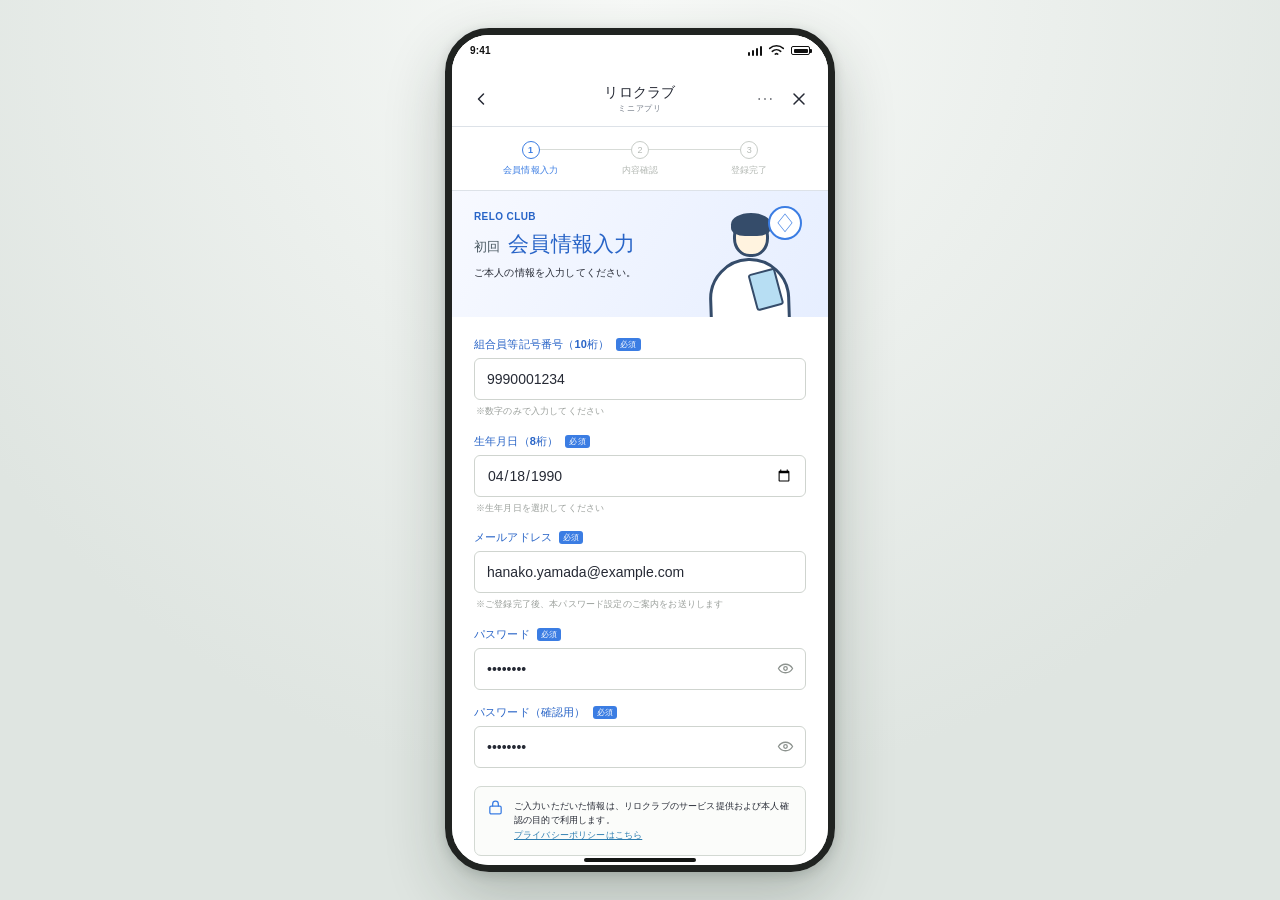
<file: index.html>
<!doctype html>
<html lang="ja">
  <head>
    <meta charset="UTF-8" />
    <meta name="viewport" content="width=device-width, initial-scale=1, viewport-fit=cover" />
    <meta name="theme-color" content="#68ad4b" />
    <meta name="description" content="リロクラブのデジタル会員証・会員限定クーポン" />
    <title>リロクラブ ミニアプリ</title>
    <link rel="stylesheet" href="./styles.css" />
    <script src="https://static.line-scdn.net/liff/edge/2/sdk.js" defer></script>
    <script src="./app-config.js" defer></script>
    <script src="./app.js" defer></script>
  </head>
  <body>
    <div id="app" aria-live="polite">
      <div class="app-loading" aria-label="読み込み中">
        <span class="app-loading__mark">R</span>
      </div>
    </div>
    <noscript>このサービスを利用するにはJavaScriptを有効にしてください。</noscript>
  </body>
</html>
</file>
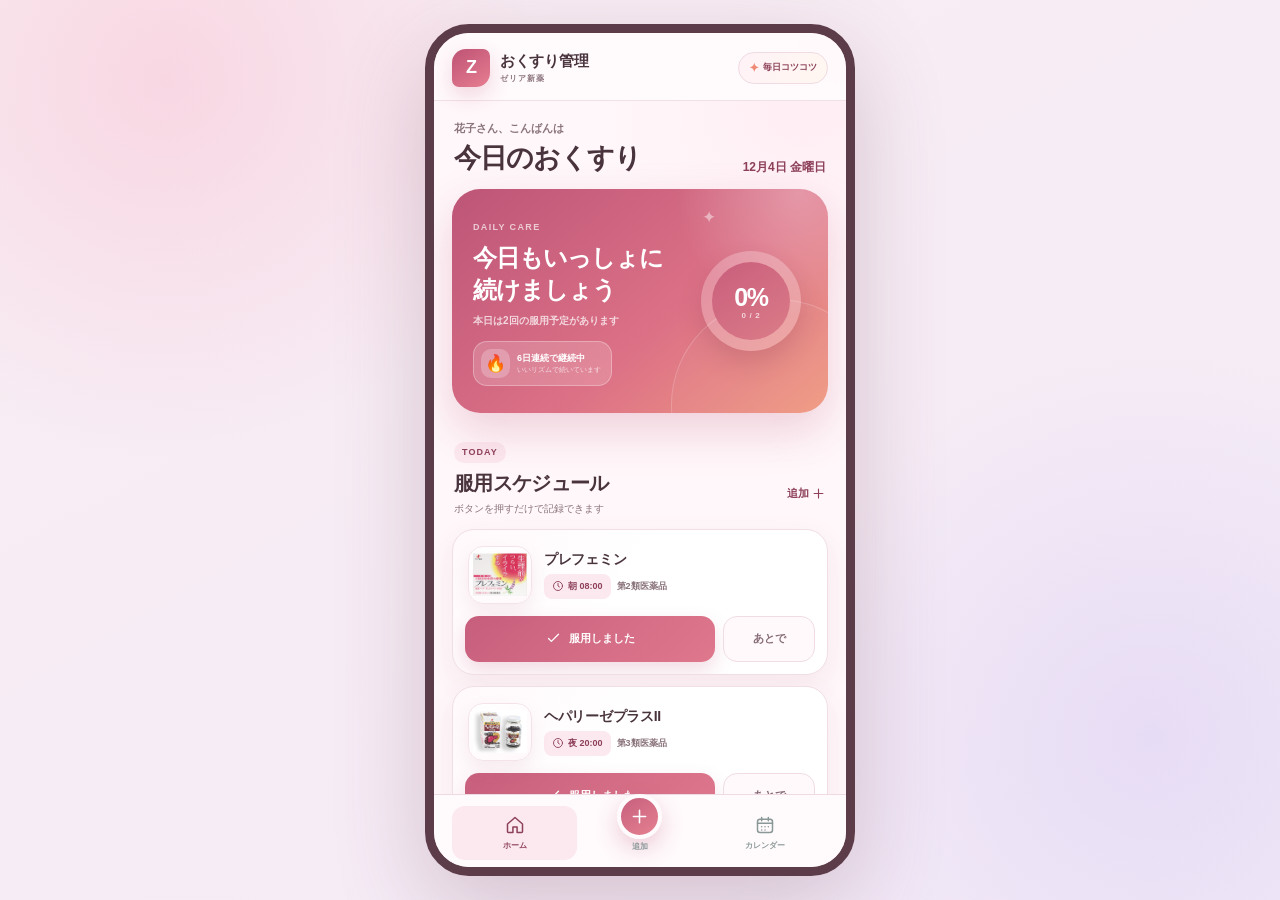
<file: okusuri-management/index.html>
<!doctype html>
<html lang="ja">
  <head>
    <meta charset="UTF-8" />
    <meta name="viewport" content="width=device-width, initial-scale=1, viewport-fit=cover" />
    <meta name="theme-color" content="#006b68" />
    <meta
      name="description"
      content="毎日のお薬やサプリメントの服用を記録し、飲み忘れを防ぐLINEミニアプリ"
    />
    <title>おくすり管理｜ゼリア新薬</title>
    <link rel="stylesheet" href="./styles.css" />
    <script src="./app-config.js" defer></script>
    <script src="./app.js" defer></script>
  </head>
  <body>
    <div id="app">
      <div class="app-loading" aria-label="読み込み中">
        <span class="loading-mark">Z</span>
        <span>おくすり管理</span>
      </div>
    </div>
    <noscript>このサービスを利用するにはJavaScriptを有効にしてください。</noscript>
  </body>
</html>
</file>
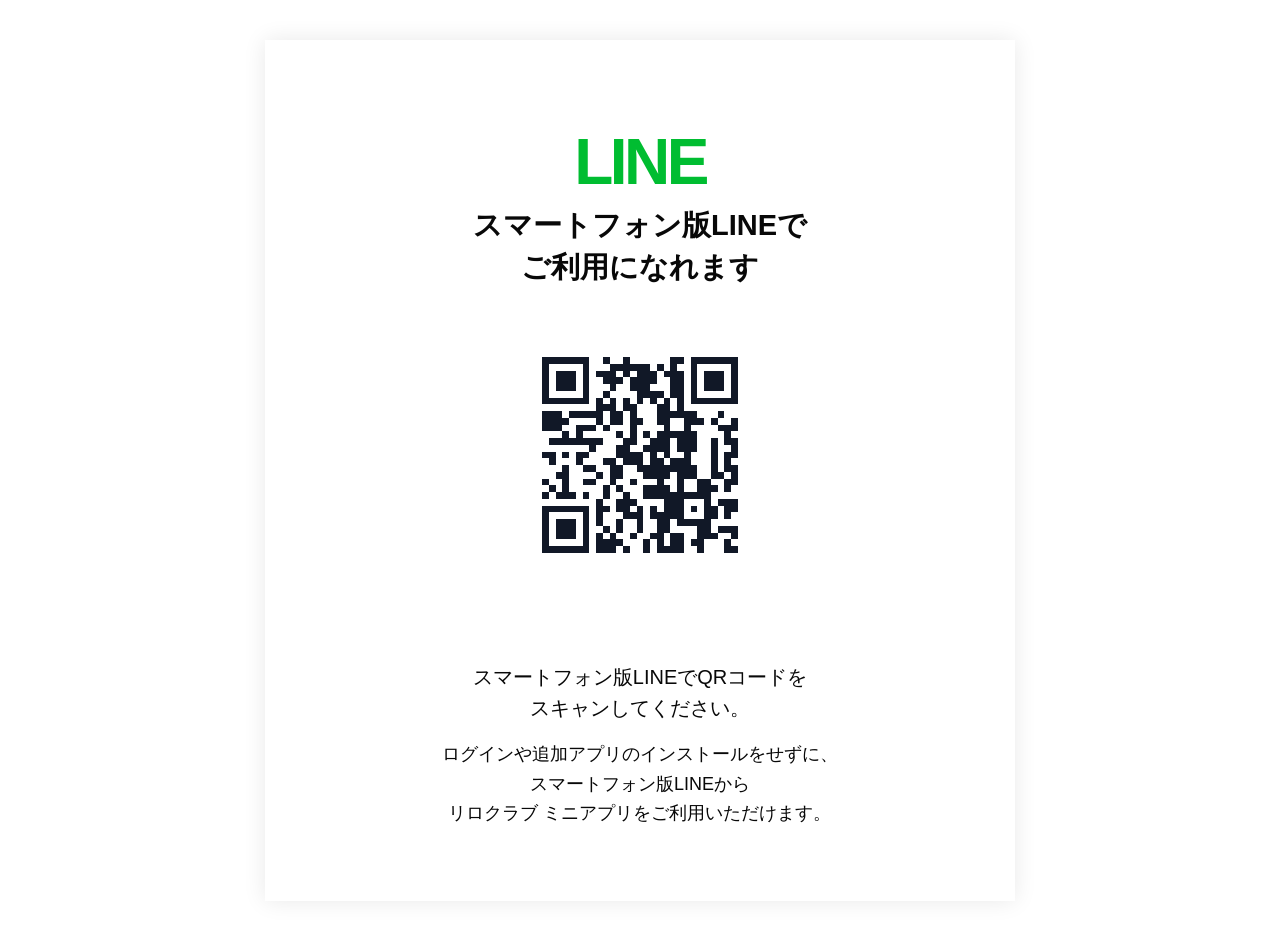
<file: mobile-access.html>
<!doctype html>
<html lang="ja">
<head>
  <meta charset="utf-8" />
  <meta name="viewport" content="width=device-width, initial-scale=1" />
  <meta name="theme-color" content="#06c755" />
  <title>LINEでミニアプリを開く</title>
  <style>
    :root {
      font-family: "Noto Sans JP", "Yu Gothic UI", "Yu Gothic", Meiryo, sans-serif;
      color: #080808;
      background: #fff;
    }
    * { box-sizing: border-box; }
    [hidden] { display: none !important; }
    body {
      display: grid;
      min-height: 100vh;
      margin: 0;
      padding: 40px 24px;
      place-items: center;
      background: #fff;
    }
    main {
      display: flex;
      width: min(100%, 750px);
      min-height: min(930px, calc(100vh - 80px));
      align-items: center;
      flex-direction: column;
      justify-content: center;
      padding: clamp(70px, 10vh, 145px) 70px 72px;
      background: #fff;
      box-shadow: 0 0 22px rgba(0,0,0,.09);
      text-align: center;
    }
    .line-logo {
      margin: 0 0 10px;
      color: #00bd31;
      font: 900 clamp(50px, 6vw, 64px)/1 Arial, Helvetica, sans-serif;
      letter-spacing: -.055em;
    }
    h1 {
      margin: 0;
      font-size: clamp(20px, 2.7vw, 29px);
      font-weight: 700;
      line-height: 1.45;
    }
    .qr-frame {
      width: 250px;
      max-width: 70vw;
      margin: 42px auto 0;
      background: #fff;
    }
    #qr, #qr svg { display: block; width: 100%; height: auto; }
    .guide {
      margin: 82px 0 0;
      font-size: clamp(15px, 2vw, 20px);
      line-height: 1.55;
    }
    .description {
      margin: 16px 0 0;
      font-size: clamp(14px, 1.8vw, 18px);
      line-height: 1.65;
    }
    .error { margin: 28px 0; color: #c64f5b; font-size: 14px; line-height: 1.7; }
    @media (max-width: 600px) {
      body { padding: 18px; }
      main { min-height: calc(100vh - 36px); padding: 54px 24px 48px; }
      .qr-frame { width: 220px; margin-top: 34px; }
      .guide { margin-top: 54px; }
    }
  </style>
</head>
<body>
  <main>
    <p class="line-logo" aria-label="LINE">LINE</p>
    <h1>スマートフォン版LINEで<br />ご利用になれます</h1>
    <div class="qr-frame"><div id="qr" aria-label="スマートフォン版LINEで読み取るQRコード"></div></div>
    <p class="guide">スマートフォン版LINEでQRコードを<br />スキャンしてください。</p>
    <p class="description">ログインや追加アプリのインストールをせずに、<br />スマートフォン版LINEから<br />リロクラブ ミニアプリをご利用いただけます。</p>
    <p class="url" id="target-url" hidden></p>
    <a class="open-button" id="open-link" href="#" hidden>リンクを開く</a>
  </main>
  <script src="./app-config.js"></script>
  <script src="./mobile-access.js"></script>
</body>
</html>
</file>
<file: styles.css>
:root {
  --color-primary: #3b7de3;
  --color-primary-strong: #2864c7;
  --color-primary-soft: #eaf2ff;
  --color-primary-pale: #f5f8ff;
  --color-accent: #50c6e8;
  --color-bg: #f7f7f7;
  --color-surface: #fff;
  --color-text: #252934;
  --color-muted: #737b87;
  --color-line: #dde2e8;
  --color-danger: #dc6666;
  --shadow: 0 7px 20px rgba(40, 100, 199, 0.1);
  font-family: "Noto Sans JP", "Yu Gothic UI", "Yu Gothic", "Hiragino Kaku Gothic ProN", Meiryo, sans-serif;
  color: var(--color-text);
  background: #eef1f5;
  font-synthesis: none;
  text-rendering: optimizeLegibility;
}

* { box-sizing: border-box; }
html, body { margin: 0; min-height: 100%; }
body { background: #eef1f5; color: var(--color-text); font-weight: 500; letter-spacing: .01em; -webkit-font-smoothing: antialiased; }
button, input { font: inherit; }
button { color: inherit; }
button, a { -webkit-tap-highlight-color: transparent; }
button:focus-visible, input:focus-visible, a:focus-visible { outline: 3px solid rgba(59,125,227,.28); outline-offset: 2px; }

#app {
  position: relative;
  width: min(100%, 430px);
  min-height: 100dvh;
  margin: 0 auto;
  overflow: hidden;
  background: var(--color-surface);
  box-shadow: 0 0 40px rgba(42, 55, 45, .12);
}

.device-status-bar, .device-home-indicator { display: none; }
.device-status-icons { display: flex; align-items: center; gap: 6px; }
.device-signal { display: flex; height: 11px; align-items: flex-end; gap: 1.5px; }
.device-signal i { display: block; width: 2.5px; border-radius: 1px; background: currentColor; }
.device-signal i:nth-child(1) { height: 4px; }
.device-signal i:nth-child(2) { height: 6px; }
.device-signal i:nth-child(3) { height: 8px; }
.device-signal i:nth-child(4) { height: 10px; }
.device-wifi { width: 17px; height: 13px; fill: none; stroke: currentColor; stroke-linecap: round; stroke-width: 1.8; }
.device-battery { position: relative; width: 19px; height: 9px; border: 1.5px solid currentColor; border-radius: 2px; }
.device-battery::before { position: absolute; inset: 1.5px; border-radius: 1px; background: currentColor; content: ""; }
.device-battery::after { position: absolute; top: 2px; right: -3px; width: 2px; height: 4px; border-radius: 0 1px 1px 0; background: currentColor; content: ""; }

.app-loading {
  display: grid;
  min-height: 100dvh;
  place-items: center;
  background: var(--color-primary);
}

.app-loading__mark {
  display: grid;
  width: 48px;
  height: 48px;
  place-items: center;
  border: 2px solid #fff;
  border-radius: 50%;
  color: #fff;
  font: 700 22px Georgia, serif;
}

.icon {
  display: block;
  width: 21px;
  height: 21px;
  fill: none;
  stroke: currentColor;
  stroke-linecap: round;
  stroke-linejoin: round;
  stroke-width: 1.8;
}

.icon--sm { width: 17px; height: 17px; }
.screen { min-height: 100dvh; }

.line-consent-screen { min-height: 100dvh; background: #fff; }
.line-consent-header {
  display: grid;
  height: calc(52px + env(safe-area-inset-top));
  grid-template-columns: 44px 1fr 44px;
  align-items: end;
  padding: env(safe-area-inset-top) 8px 10px;
  border-bottom: 1px solid #e5e5e5;
  background: #fff;
}
.line-consent-header strong { padding-bottom: 5px; font-size: 15px; text-align: center; }
.line-consent-header button {
  display: grid;
  width: 34px;
  height: 34px;
  place-items: center;
  padding: 0;
  border: 0;
  background: transparent;
  cursor: pointer;
}
.line-consent-header .icon { width: 19px; height: 19px; }
.line-consent-content { padding: 34px 24px calc(30px + env(safe-area-inset-bottom)); text-align: center; }
.line-consent-app-icon {
  display: grid;
  width: 72px;
  height: 72px;
  margin: 0 auto 14px;
  place-items: center;
  border-radius: 18px;
  background: linear-gradient(145deg, var(--color-primary), var(--color-primary-strong));
  color: #fff;
  font: 700 31px Georgia, serif;
  box-shadow: 0 7px 18px rgba(40,100,199,.2);
}
.line-consent-content h1 { margin: 0 0 28px; font-size: 18px; }
.line-consent-lead { margin: 0 0 15px; color: #555; font-size: 12px; line-height: 1.7; text-align: left; }
.line-permission-card {
  display: grid;
  grid-template-columns: 42px 1fr;
  gap: 12px;
  align-items: center;
  padding: 16px 14px;
  border: 1px solid #e1e1e1;
  border-radius: 8px;
  text-align: left;
}
.line-permission-icon {
  display: grid;
  width: 42px;
  height: 42px;
  place-items: center;
  border-radius: 50%;
  background: #eafbea;
  color: #06c755;
}
.line-permission-icon .icon { width: 21px; height: 21px; stroke-width: 2; }
.line-permission-card h2 { margin: 0 0 5px; font-size: 13px; }
.line-permission-card p { margin: 0; color: #777; font-size: 10px; line-height: 1.55; }
.line-consent-purpose { margin: 18px 2px 8px; color: #777; font-size: 10px; line-height: 1.7; text-align: left; }
.line-consent-links { display: flex; gap: 4px; margin: 0 2px; font-size: 10px; }
.line-consent-links a { color: #2b72b9; }
.line-consent-links span { color: #aaa; }
.line-consent-error { margin: 18px 0 -5px; color: var(--color-danger); font-size: 10px; line-height: 1.6; }
.line-consent-actions { display: grid; gap: 9px; margin-top: 30px; }
.line-allow-button,
.line-cancel-button {
  min-height: 48px;
  border-radius: 6px;
  cursor: pointer;
  font-size: 14px;
  font-weight: 700;
}
.line-allow-button { border: 0; background: #06c755; color: #fff; }
.line-cancel-button { border: 1px solid #d9d9d9; background: #fff; color: #555; }

.mini-header {
  position: sticky;
  z-index: 20;
  top: 0;
  display: grid;
  height: calc(64px + env(safe-area-inset-top));
  grid-template-columns: 72px 1fr 72px;
  align-items: end;
  padding: env(safe-area-inset-top) 12px 10px;
  border-bottom: 1px solid var(--color-line);
  background: rgba(255,255,255,.96);
  backdrop-filter: blur(12px);
}

.mini-header__brand {
  align-self: end;
  padding-bottom: 2px;
  text-align: center;
}

.mini-header__brand strong {
  display: block;
  font-size: 14px;
  line-height: 1.1;
  letter-spacing: .02em;
}

.mini-header__brand small {
  display: block;
  margin-top: 3px;
  color: var(--color-muted);
  font-size: 8px;
  letter-spacing: .12em;
}

.header-actions { display: flex; align-items: center; justify-content: flex-end; }
.header-button {
  display: grid;
  width: 34px;
  height: 34px;
  place-items: center;
  padding: 0;
  border: 0;
  background: transparent;
  cursor: pointer;
}
.header-button .icon { width: 20px; height: 20px; }

.registration-screen { min-height: 100dvh; background: #fff; }
.registration-content { padding-bottom: calc(24px + env(safe-area-inset-bottom)); }

.progress-steps {
  display: grid;
  grid-template-columns: repeat(3, 1fr);
  list-style: none;
  margin: 0;
  padding: 14px 24px 13px;
  border-bottom: 1px solid var(--color-line);
  background: #fff;
}

.progress-step {
  position: relative;
  color: #b4b9b4;
  font-size: 9px;
  text-align: center;
}

.progress-step::before {
  position: absolute;
  z-index: 0;
  top: 8px;
  right: 50%;
  left: -50%;
  height: 1px;
  background: #d7dbd7;
  content: "";
}

.progress-step:first-child::before { display: none; }

.progress-step__circle {
  position: relative;
  z-index: 1;
  display: grid;
  width: 18px;
  height: 18px;
  margin: 0 auto 5px;
  place-items: center;
  border: 1px solid #c8cdc8;
  border-radius: 50%;
  background: #fff;
  font-size: 9px;
}

.progress-step.is-active { color: var(--color-primary); font-weight: 700; }
.progress-step.is-active .progress-step__circle { border-color: var(--color-primary); color: var(--color-primary); }

.registration-hero {
  position: relative;
  min-height: 126px;
  padding: 20px 142px 18px 22px;
  overflow: hidden;
  background:
    radial-gradient(circle at 88% 18%, rgba(255,255,255,.9) 0 2px, transparent 3px),
    linear-gradient(120deg, #f7f9ff, #e6eeff);
}

.registration-hero__brand {
  margin: 0 0 8px;
  color: var(--color-primary-strong);
  font-size: 10px;
  font-weight: 800;
  letter-spacing: .04em;
}

.registration-hero h1 {
  margin: 0 0 7px;
  color: var(--color-primary-strong);
  font-size: 21px;
  line-height: 1.35;
}

.registration-hero__prefix {
  margin-right: 8px;
  color: #4a5962;
  font-size: 13px;
}

.registration-hero p:last-of-type {
  margin: 0;
  font-size: 10px;
  line-height: 1.6;
}

.registration-illustration {
  position: absolute;
  right: 24px;
  bottom: 0;
  width: 108px;
  height: 116px;
}

.registration-illustration__head {
  position: absolute;
  top: 16px;
  left: 37px;
  width: 36px;
  height: 40px;
  border: 3px solid #354c6a;
  border-radius: 48% 48% 46% 46%;
  background: #fff3df;
}

.registration-illustration__head::before {
  position: absolute;
  top: -7px;
  right: -5px;
  left: -5px;
  height: 23px;
  border-radius: 50% 50% 35% 35%;
  background: #354c6a;
  content: "";
}

.registration-illustration__body {
  position: absolute;
  right: 14px;
  bottom: -13px;
  left: 13px;
  height: 72px;
  transform: rotate(-2deg);
  border: 3px solid #354c6a;
  border-radius: 46px 46px 0 0;
  background: #fff;
}

.registration-illustration__body::after {
  position: absolute;
  right: 7px;
  bottom: 18px;
  width: 24px;
  height: 34px;
  transform: rotate(-13deg);
  border: 2px solid #354c6a;
  border-radius: 3px;
  background: #b7def3;
  content: "";
}

.registration-illustration__leaf {
  position: absolute;
  top: 5px;
  right: 2px;
  display: grid;
  width: 34px;
  height: 34px;
  place-items: center;
  border: 2px solid var(--color-primary);
  border-radius: 50%;
  background: #fff;
  color: var(--color-primary);
  font-size: 20px;
}

.registration-form { padding: 20px 22px 0; }

.field { margin-bottom: 15px; }
.field__label-row { display: flex; align-items: center; gap: 7px; margin-bottom: 6px; }
.field label { color: var(--color-primary-strong); font-size: 11px; font-weight: 700; }
.required-badge {
  padding: 1px 4px;
  border-radius: 3px;
  background: var(--color-primary);
  color: #fff;
  font-size: 8px;
  font-weight: 700;
}

.field input {
  width: 100%;
  height: 42px;
  padding: 0 12px;
  border: 1px solid #cfd4cf;
  border-radius: 6px;
  background: #fff;
  color: var(--color-text);
  font-size: 14px;
}

.field input::placeholder { color: #b8bdb9; }

.field__hint,
.form-error {
  margin: 5px 2px 0;
  color: #9a9f9b;
  font-size: 9px;
  line-height: 1.5;
}

.form-error { margin: 0 0 12px; color: #c84646; font-size: 11px; }

.password-wrap { position: relative; }
.password-wrap input { padding-right: 42px; }
.password-toggle {
  position: absolute;
  top: 4px;
  right: 4px;
  display: grid;
  width: 34px;
  height: 34px;
  place-items: center;
  padding: 0;
  border: 0;
  background: transparent;
  color: #8d938f;
  cursor: pointer;
}

.consent-box {
  display: flex;
  gap: 10px;
  margin: 18px 0 14px;
  padding: 12px;
  border: 1px solid #d3d9d3;
  border-radius: 7px;
  background: #fbfcfa;
}

.consent-box__lock { flex: 0 0 auto; color: var(--color-primary); }
.consent-box p { margin: 0; font-size: 9px; line-height: 1.65; }
.consent-box a { color: #2c7db0; }

.primary-button,
.secondary-button {
  display: flex;
  width: 100%;
  min-height: 48px;
  align-items: center;
  justify-content: center;
  gap: 9px;
  border: 0;
  border-radius: 7px;
  cursor: pointer;
  font-weight: 700;
}

.primary-button {
  background: linear-gradient(180deg, #72b957, var(--color-primary-strong));
  color: #fff;
  font-size: 14px;
  box-shadow: 0 4px 10px rgba(74,145,54,.18);
}

.primary-button:disabled { cursor: not-allowed; background: #b8c3b5; box-shadow: none; }
.secondary-button { border: 1px solid var(--color-line); background: #fff; font-size: 13px; }

.processing-screen,
.success-screen {
  display: grid;
  min-height: 100dvh;
  padding: 32px 26px;
  place-items: center;
  background: #fff;
  text-align: center;
}

.processing-screen__content,
.success-screen__content { width: 100%; }

.spinner {
  width: 44px;
  height: 44px;
  margin: 0 auto 22px;
  animation: spin .9s linear infinite;
  border: 3px solid var(--color-primary-soft);
  border-top-color: var(--color-primary);
  border-radius: 50%;
}

@keyframes spin { to { transform: rotate(360deg); } }
.processing-screen p { margin: 0; font-size: 14px; font-weight: 700; }

.success-mark {
  display: grid;
  width: 74px;
  height: 74px;
  margin: 0 auto 24px;
  place-items: center;
  border-radius: 50%;
  background: var(--color-primary-soft);
  color: var(--color-primary);
}

.success-mark .icon { width: 34px; height: 34px; stroke-width: 2.5; }
.success-screen h1 { margin: 0 0 12px; font-size: 22px; }
.success-screen p { margin: 0 0 30px; color: var(--color-muted); font-size: 13px; line-height: 1.8; }

.app-shell { min-height: 100dvh; padding-bottom: calc(68px + env(safe-area-inset-bottom)); background: #fff; }

.service-tabs {
  position: sticky;
  z-index: 15;
  top: calc(64px + env(safe-area-inset-top));
  display: grid;
  grid-template-columns: 1fr 1fr;
  border-bottom: 1px solid var(--color-line);
  background: rgba(255,255,255,.97);
}

.service-tab {
  position: relative;
  display: flex;
  min-height: 47px;
  align-items: center;
  justify-content: center;
  gap: 7px;
  padding: 8px;
  border: 0;
  background: transparent;
  color: #777d79;
  cursor: pointer;
  font-size: 12px;
  font-weight: 700;
}

.service-tab.is-active { color: var(--color-primary-strong); }
.service-tab.is-active::after {
  position: absolute;
  right: 6px;
  bottom: -1px;
  left: 6px;
  height: 3px;
  background: var(--color-primary);
  content: "";
}

.main-content { min-height: 500px; }

.home-page,
.member-page,
.menu-page { padding: 22px 18px 30px; }
.home-page { padding-top: 12px; background: linear-gradient(180deg,#f4f8ff 0,#fff 330px); }

.home-banner {
  position: relative;
  min-height: 112px;
  padding: 15px 122px 14px 16px;
  overflow: hidden;
  border-radius: 11px;
  background: linear-gradient(135deg, #f6f8ff, #dfe9ff);
}

.home-banner__brand { margin: 0 0 4px; color: var(--color-primary-strong); font-size: 9px; font-weight: 800; }
.home-banner h1 { margin: 0 0 5px; color: var(--color-primary-strong); font-size: 17px; line-height: 1.35; }
.home-banner p { margin: 0; color: #606761; font-size: 9px; line-height: 1.5; }

.home-banner__circles {
  position: absolute;
  right: 12px;
  bottom: 10px;
  width: 92px;
  height: 86px;
}

.home-banner__circle {
  position: absolute;
  display: grid;
  place-items: center;
  border: 2px solid #72b7ef;
  border-radius: 50%;
  background: #fff;
  color: var(--color-primary);
}
.home-banner__circle .icon { width: 18px; height: 18px; }

.home-banner__circle:nth-child(1) { top: 0; left: 27px; width: 42px; height: 42px; }
.home-banner__circle:nth-child(2) { right: 0; bottom: 4px; width: 36px; height: 36px; }
.home-banner__circle:nth-child(3) { bottom: 0; left: 0; width: 40px; height: 40px; }
.home-banner + .section-title { margin-top: 18px; }

.section-title {
  display: flex;
  align-items: center;
  justify-content: space-between;
  margin: 24px 2px 12px;
}

.section-title h2 { margin: 0; font-size: 16px; }
.text-button { padding: 6px; border: 0; background: transparent; color: var(--color-primary-strong); cursor: pointer; font-size: 10px; font-weight: 700; }

.home-member-card {
  display: grid;
  width: 100%;
  grid-template-columns: 132px 1fr;
  gap: 14px;
  align-items: center;
  padding: 13px;
  border: 1px solid var(--color-line);
  border-radius: 10px;
  background: #fff;
  color: inherit;
  cursor: pointer;
  box-shadow: var(--shadow);
  text-align: left;
}

.home-member-card img { display: block; width: 100%; border-radius: 6px; }
.home-member-card__label, .home-member-card__name, .home-member-card__id { display: block; }
.home-member-card__label { color: var(--color-muted); font-size: 9px; }
.home-member-card__name { margin-top: 4px !important; font-size: 14px; font-weight: 700; }
.home-member-card__id { margin-top: 4px !important; color: var(--color-muted); font-size: 9px; }

.quick-grid { display: grid; grid-template-columns: repeat(2,1fr); gap: 10px; }
.quick-tile {
  position: relative;
  display: flex;
  min-height: 84px;
  align-items: center;
  gap: 10px;
  padding: 13px 24px 13px 12px;
  overflow: hidden;
  border: 1px solid transparent;
  border-radius: 12px;
  cursor: pointer;
  box-shadow: 0 5px 13px rgba(34,66,122,.08);
  text-align: left;
  transition: transform .15s ease,box-shadow .15s ease;
}
.quick-tile::after { position: absolute; top: 50%; right: 9px; transform: translateY(-53%); color: currentColor; content: "›"; font-size: 22px; font-weight: 400; opacity: .45; }
.quick-tile:hover { transform: translateY(-1px); box-shadow: 0 8px 17px rgba(34,66,122,.13); }
.quick-tile:active { transform: translateY(1px); }
.quick-tile--coupon { border-color: #c9dcff; background: linear-gradient(135deg,#f3f7ff,#e5eeff); color: #245ab7; }
.quick-tile--notice { border-color: #f3d9a7; background: linear-gradient(135deg,#fffaf0,#fff0d3); color: #b56811; }
.quick-tile__icon { display: grid; width: 43px; height: 43px; flex: 0 0 auto; place-items: center; border-radius: 13px; color: #fff; box-shadow: 0 5px 10px rgba(35,70,132,.16); }
.quick-tile__icon .icon { width: 23px; height: 23px; stroke-width: 2; }
.quick-tile--coupon .quick-tile__icon { background: linear-gradient(145deg,#5b91ec,#2864c7); }
.quick-tile--notice .quick-tile__icon { background: linear-gradient(145deg,#f7bc52,#dc861c); }
.quick-tile strong { display: block; color: #202a3a; font-size: 12px; line-height: 1.35; }
.quick-tile small { display: block; margin-top: 4px; color: currentColor; font-size: 8px; font-weight: 600; line-height: 1.35; }

.section-title--gacha { align-items: flex-end; margin: 0 2px 10px; }
.section-title--gacha__label { display: block; }
.section-title--gacha__label small { display: block; margin-bottom: 2px; color: var(--color-primary); font-size: 7px; font-weight: 900; letter-spacing: .12em; }
.home-points-chip { display: flex; align-items: flex-end; flex-direction: column; padding: 6px 9px; border: 1px solid #cfddf6; border-radius: 10px; background: rgba(255,255,255,.92); color: var(--color-primary-strong); box-shadow: 0 4px 10px rgba(40,100,199,.08); }
.home-points-chip small { font-size: 7px; font-weight: 600; line-height: 1; }
.home-points-chip strong { margin-top: 3px; font-size: 13px; line-height: 1; }

.daily-gacha-card {
  position: relative;
  isolation: isolate;
  display: grid;
  width: 100%;
  min-height: 148px;
  grid-template-columns: minmax(0,1fr) 112px;
  gap: 10px;
  align-items: center;
  margin-top: 0;
  padding: 18px 12px 18px 19px;
  overflow: hidden;
  border: 0;
  border-radius: 16px;
  background:
    radial-gradient(circle at 7% 13%,#ffd44f 0 3px,transparent 4px),
    radial-gradient(circle at 72% 15%,#ff9b83 0 3px,transparent 4px),
    radial-gradient(circle at 58% 82%,#96e7f4 0 2px,transparent 3px),
    radial-gradient(circle at 92% 71%,rgba(255,255,255,.8) 0 2px,transparent 3px),
    linear-gradient(135deg,#2058b6 0%,var(--color-primary) 58%,#4cbddd 100%);
  color: #fff;
  cursor: pointer;
  box-shadow: 0 13px 27px rgba(40,100,199,.3);
  text-align: left;
}
.daily-gacha-card:not(.is-complete) { animation: daily-gacha-glow 2.8s ease-in-out infinite; }
.daily-gacha-card:hover { transform: translateY(-2px); }
.daily-gacha-card:active { transform: translateY(1px); }
.daily-gacha-card::before {
  position: absolute;
  z-index: -1;
  top: -74px;
  right: -34px;
  width: 195px;
  height: 195px;
  border-radius: 50%;
  background: radial-gradient(circle,rgba(255,255,255,.28),rgba(255,255,255,0) 68%);
  content: "";
}
.daily-gacha-card:not(.is-complete)::after { position: absolute; z-index: 3; top: -42px; left: -84px; width: 46px; height: 220px; transform: rotate(24deg); background: linear-gradient(90deg,transparent,rgba(255,255,255,.34),transparent); content: ""; animation: daily-gacha-shine 3.4s ease-in-out infinite; pointer-events: none; }
.daily-gacha-card__copy { position: relative; z-index: 2; display: flex; min-width: 0; align-items: flex-start; flex-direction: column; }
.daily-gacha-card__brandline { display: flex; min-height: 36px; align-items: center; gap: 7px; margin-bottom: 7px; }
.daily-gacha-card__brand-logo { display: block; width: 50px; height: 35px; object-fit: cover; border: 1px solid rgba(255,255,255,.75); border-radius: 6px; box-shadow: 0 3px 8px rgba(24,55,116,.2); }
.daily-gacha-card__badge { padding: 4px 8px; border: 1px solid rgba(255,255,255,.55); border-radius: 99px; background: rgba(255,255,255,.18); color: #fff; font-size: 7px; font-weight: 900; white-space: nowrap; }
.daily-gacha-card__copy > strong { display: block; color: #fff; font-family: "Arial Rounded MT Bold","Hiragino Maru Gothic ProN","Yu Gothic UI",sans-serif; font-size: 22px; font-weight: 900; line-height: 1.15; letter-spacing: .01em; text-shadow: 0 2px 5px rgba(17,55,119,.2); transform-origin: left center; }
.daily-gacha-card:not(.is-complete) .daily-gacha-card__copy > strong { animation: daily-gacha-title-pop 2.2s ease-in-out infinite; }
.daily-gacha-card__reward { margin-top: 6px; color: rgba(255,255,255,.96); font-size: 10px; font-weight: 800; }
.daily-gacha-card__reward b { display: inline-block; color: #ffe06e; font-size: 21px; line-height: 1; text-shadow: 0 2px 5px rgba(31,59,116,.25); transform-origin: center bottom; }
.daily-gacha-card:not(.is-complete) .daily-gacha-card__reward b { animation: daily-gacha-point-pop 1.45s ease-in-out infinite; }
.daily-gacha-card__status { display: inline-flex; min-height: 36px; align-items: center; gap: 3px; margin-top: 12px; padding: 8px 12px; border-radius: 99px; background: linear-gradient(#ffe47b,#ffd044); color: #493600; font-size: 11px; font-weight: 900; box-shadow: 0 5px 12px rgba(32,61,119,.24); }
.daily-gacha-card__status .icon { width: 13px; height: 13px; }
.daily-gacha-card.is-complete { background: linear-gradient(135deg,#58729a,#7890b2); box-shadow: 0 9px 20px rgba(51,71,102,.18); }
.daily-gacha-card.is-complete .daily-gacha-card__badge { background: rgba(255,255,255,.2); color: #fff; box-shadow: none; }
.daily-gacha-card.is-complete .daily-gacha-card__status { background: rgba(255,255,255,.16); color: #fff; box-shadow: none; }

.daily-gacha-card__visual { position: relative; z-index: 2; display: block; width: 108px; height: 101px; justify-self: end; animation: daily-gacha-float 2.2s ease-in-out infinite; filter: drop-shadow(0 8px 8px rgba(17,54,117,.25)); }
.daily-gacha-card.is-complete .daily-gacha-card__visual { animation: none; }
.daily-gacha-card__dome { position: absolute; top: 0; left: 13px; width: 82px; height: 82px; overflow: hidden; border: 5px solid rgba(255,255,255,.95); border-radius: 50%; background: rgba(255,255,255,.9); box-shadow: inset 0 -12px 0 rgba(59,125,227,.13); }
.daily-gacha-card__dome i { position: absolute; width: 19px; height: 19px; border: 2px solid #fff; border-radius: 50%; box-shadow: 0 2px 5px rgba(45,65,39,.14); }
.daily-gacha-card:not(.is-complete) .daily-gacha-card__dome i { animation: home-gacha-ball-pop .9s ease-in-out infinite alternate; }
.daily-gacha-card:not(.is-complete) .daily-gacha-card__dome i:nth-child(2) { animation-delay: -.32s; }
.daily-gacha-card:not(.is-complete) .daily-gacha-card__dome i:nth-child(3) { animation-delay: -.58s; }
.daily-gacha-card__dome i:nth-child(1) { bottom: 8px; left: 10px; background: #f4ac4e; }
.daily-gacha-card__dome i:nth-child(2) { right: 9px; bottom: 10px; background: #ed7a7a; }
.daily-gacha-card__dome i:nth-child(3) { right: 29px; bottom: 1px; background: #72b5d7; }
.daily-gacha-card__dome b { position: absolute; top: 21px; left: 29px; display: grid; width: 24px; height: 24px; place-items: center; border-radius: 50%; background: #fff; color: var(--color-primary-strong); font-size: 13px; box-shadow: 0 2px 6px rgba(45,65,39,.15); }
.daily-gacha-card__base { position: absolute; right: 0; bottom: 0; left: 0; height: 33px; border: 3px solid rgba(255,255,255,.7); border-radius: 9px 9px 13px 13px; background: linear-gradient(#ffd65c,#f2a92f); box-shadow: 0 5px 9px rgba(31,66,130,.27); }
.daily-gacha-card__base::before { position: absolute; top: 8px; left: 42px; width: 24px; height: 15px; border-radius: 3px 3px 8px 8px; background: #c67c19; content: ""; }
.daily-gacha-card__base i { position: absolute; top: 5px; right: 11px; width: 11px; height: 11px; border: 3px solid #fff; border-radius: 50%; }

@keyframes daily-gacha-glow { 0%,100% { box-shadow: 0 13px 27px rgba(40,100,199,.28); } 50% { box-shadow: 0 16px 34px rgba(40,100,199,.44); } }
@keyframes daily-gacha-float { 0%,100% { transform: translateY(0) rotate(-1deg); } 50% { transform: translateY(-5px) rotate(1deg); } }
@keyframes daily-gacha-shine { 0%,55% { left: -84px; opacity: 0; } 68% { opacity: 1; } 88%,100% { left: 112%; opacity: 0; } }
@keyframes home-gacha-ball-pop { from { transform: translateY(1px) rotate(-4deg); } to { transform: translateY(-5px) rotate(6deg); } }
@keyframes daily-gacha-title-pop { 0%,72%,100% { transform: scale(1); } 82% { transform: scale(1.055) rotate(-.5deg); } 91% { transform: scale(1.015); } }
@keyframes daily-gacha-point-pop { 0%,100% { transform: translateY(0) scale(1); } 45% { transform: translateY(-2px) scale(1.12) rotate(-2deg); } 62% { transform: translateY(0) scale(1.03); } }

.gacha-page {
  min-height: 560px;
  padding: 0 18px 34px;
  background: linear-gradient(180deg,#f5f8ff 0,#fff 54%);
}
.gacha-page__header {
  display: grid;
  min-height: 68px;
  grid-template-columns: 34px minmax(0,1fr) auto;
  gap: 8px;
  align-items: center;
  margin: 0 -18px;
  padding: 10px 18px;
  border-bottom: 1px solid var(--color-line);
  background: rgba(255,255,255,.96);
}
.gacha-back-button { display: grid; width: 34px; height: 34px; place-items: center; padding: 0; border: 0; border-radius: 50%; background: #f0f3ef; color: #404641; cursor: pointer; }
.gacha-back-button .icon { width: 18px; height: 18px; }
.gacha-page__header p { margin: 0 0 2px; color: var(--color-primary); font-size: 7px; font-weight: 800; letter-spacing: .12em; }
.gacha-page__header h1 { margin: 0; font-family: "Arial Rounded MT Bold","Hiragino Maru Gothic ProN","Yu Gothic UI",sans-serif; font-size: 15px; font-weight: 900; line-height: 1.3; }
.gacha-point-balance { display: flex; align-items: flex-end; flex-direction: column; color: var(--color-primary-strong); font-size: 12px; font-weight: 800; white-space: nowrap; }
.gacha-point-balance small { color: var(--color-muted); font-size: 7px; font-weight: 500; }

.gacha-stage { padding: 18px 0 6px; text-align: center; }
.gacha-stage__lead { margin: 0 0 13px; color: #59615b; font-size: 10px; line-height: 1.55; }
.gacha-stage__lead strong { color: #e38f25; font-size: 17px; }

.gacha-machine { position: relative; width: 222px; height: 286px; margin: 0 auto; filter: drop-shadow(0 10px 11px rgba(40,100,199,.18)); }
.gacha-machine__sign { position: absolute; z-index: 3; top: 0; left: 23px; display: grid; width: 176px; height: 34px; place-items: center; border: 4px solid var(--color-primary-strong); border-radius: 11px 11px 6px 6px; background: #fff; color: var(--color-primary-strong); font-family: "Arial Rounded MT Bold","Trebuchet MS",sans-serif; font-size: 11px; font-weight: 900; letter-spacing: .06em; }
.gacha-machine__drum {
  position: absolute;
  z-index: 2;
  top: 24px;
  left: 17px;
  width: 188px;
  height: 188px;
  overflow: hidden;
  border: 10px solid var(--color-primary);
  border-radius: 50%;
  background: radial-gradient(circle at 35% 24%,#fff 0 7%,#f0f5ff 48%,#dce8ff 100%);
  box-shadow: inset 0 -19px 0 rgba(59,125,227,.11), inset 0 0 0 3px #fff;
}
.gacha-machine__drum::after { position: absolute; right: 22px; bottom: 15px; left: 22px; height: 16px; border-radius: 50%; background: rgba(78,127,57,.1); content: ""; }
.gacha-ball { position: absolute; z-index: 1; display: grid; width: 37px; height: 37px; place-items: center; border: 3px solid rgba(255,255,255,.9); border-radius: 50%; color: #fff; font-size: 9px; font-weight: 900; box-shadow: 0 3px 7px rgba(48,67,43,.16); }
.gacha-ball::after { position: absolute; top: 5px; left: 7px; width: 7px; height: 4px; transform: rotate(-25deg); border-radius: 50%; background: rgba(255,255,255,.8); content: ""; }
.gacha-ball--1 { top: 31px; left: 22px; transform: rotate(-13deg); background: #f2a343; }
.gacha-ball--2 { top: 25px; right: 24px; transform: rotate(9deg); background: #eb777a; }
.gacha-ball--3 { right: 4px; bottom: 35px; transform: rotate(-7deg); background: #66afd2; }
.gacha-ball--4 { bottom: 11px; left: 21px; transform: rotate(11deg); background: #9275c9; }
.gacha-ball--5 { bottom: 0; left: 68px; width: 42px; height: 42px; background: #e3b42f; }
.gacha-ball--6 { bottom: 40px; left: 4px; background: #62b786; }
.gacha-machine__rotor { position: absolute; z-index: 3; top: 66px; left: 66px; display: grid; width: 56px; height: 56px; place-items: center; border: 7px solid #fff; border-radius: 50%; background: var(--color-primary); color: #fff; font: 900 23px Georgia,serif; box-shadow: 0 3px 9px rgba(40,100,199,.22); }
.gacha-machine__base { position: absolute; z-index: 1; right: 0; bottom: 0; left: 0; height: 105px; border: 5px solid var(--color-primary-strong); border-radius: 14px 14px 22px 22px; background: linear-gradient(145deg,#6598ed,var(--color-primary)); box-shadow: inset 0 5px 0 rgba(255,255,255,.22); }
.gacha-machine__base::before { position: absolute; top: 38px; left: 18px; width: 58px; height: 33px; border-radius: 6px; background: rgba(255,255,255,.17); content: ""; }
.gacha-machine__handle { position: absolute; top: 20px; right: 28px; display: grid; width: 50px; height: 50px; place-items: center; border: 6px solid #2458ad; border-radius: 50%; background: #f7f2df; box-shadow: inset 0 0 0 4px #fff; }
.gacha-machine__handle i { width: 7px; height: 38px; border-radius: 99px; background: #326fd0; box-shadow: 0 2px 4px rgba(40,100,199,.22); }
.gacha-machine__chute { position: absolute; bottom: 12px; left: 85px; display: grid; width: 58px; height: 39px; place-items: center; overflow: hidden; border: 5px solid #2458ad; border-radius: 6px 6px 14px 14px; background: #1f4388; }
.gacha-capsule { width: 33px; height: 24px; opacity: 0; transform: translateY(-28px); border: 3px solid #fff; border-radius: 50%; background: linear-gradient(90deg,#f2b141 0 50%,#fff2c4 50%); box-shadow: 0 2px 5px rgba(0,0,0,.25); }

.gacha-machine.is-spinning .gacha-machine__drum { animation: gacha-drum-shake .18s linear infinite; }
.gacha-machine.is-spinning .gacha-ball { animation: gacha-ball-bounce .32s ease-in-out infinite alternate; }
.gacha-machine.is-spinning .gacha-ball:nth-child(even) { animation-delay: -.16s; }
.gacha-machine.is-spinning .gacha-machine__handle i { animation: gacha-handle-turn .55s linear infinite; }
.gacha-machine.is-result .gacha-capsule { opacity: 1; transform: translateY(0); animation: gacha-capsule-drop .6s cubic-bezier(.2,.8,.3,1); }
@keyframes gacha-drum-shake { 0%,100% { transform: rotate(-1deg); } 50% { transform: rotate(1deg); } }
@keyframes gacha-ball-bounce { from { translate: 0 -3px; } to { translate: 0 5px; } }
@keyframes gacha-handle-turn { to { transform: rotate(360deg); } }
@keyframes gacha-capsule-drop { 0% { opacity: 0; transform: translateY(-35px) rotate(-30deg); } 70% { transform: translateY(3px) rotate(8deg); } 100% { opacity: 1; transform: translateY(0) rotate(0); } }

.gacha-action { margin: 12px auto 0; }
.gacha-action p { margin: 0 0 9px; color: var(--color-muted); font-size: 9px; }
.gacha-spin-button { max-width: 250px; margin: 0 auto; border-radius: 99px; box-shadow: 0 6px 15px rgba(74,145,54,.24); }
.gacha-action > small { display: block; margin-top: 8px; color: #909690; font-size: 7px; }
.gacha-drawing { display: flex; min-height: 104px; align-items: center; justify-content: center; flex-direction: column; }
.gacha-drawing > span { width: 24px; height: 24px; margin-bottom: 8px; animation: spin .8s linear infinite; border: 3px solid #dbead5; border-top-color: var(--color-primary); border-radius: 50%; }
.gacha-drawing strong { font-size: 13px; }
.gacha-drawing small { margin-top: 4px; color: var(--color-muted); font-size: 8px; }

.gacha-result { width: min(100%,290px); margin: 8px auto 0; padding: 16px 17px; border: 1px solid #efd99b; border-radius: 13px; background: linear-gradient(135deg,#fffdf6,#fff6d9); box-shadow: 0 8px 22px rgba(106,86,31,.1); }
.gacha-result > p { margin: 0; color: #9b7020; font-size: 11px; font-weight: 800; }
.gacha-result > strong { display: block; margin: 2px 0 0; color: #e09325; font-size: 42px; line-height: 1.1; }
.gacha-result > strong small { margin-left: 3px; font-size: 13px; }
.gacha-result > span { display: block; color: #6f6655; font-size: 9px; }
.gacha-result > div { display: flex; align-items: center; justify-content: space-between; margin: 12px 0 10px; padding: 9px 10px; border-radius: 7px; background: #fff; color: #747a74; font-size: 8px; }
.gacha-result > div b { color: var(--color-primary-strong); font-size: 12px; }
.gacha-result .secondary-button { min-height: 40px; }
.gacha-result > small { display: block; margin-top: 7px; color: #96988f; font-size: 7px; }

.gacha-prize-list { margin-top: 19px; padding: 15px; border: 1px solid var(--color-line); border-radius: 12px; background: #fff; }
.gacha-prize-list > div { display: flex; align-items: baseline; justify-content: space-between; margin-bottom: 11px; }
.gacha-prize-list > div p { margin: 0; color: var(--color-primary); font-size: 7px; font-weight: 800; letter-spacing: .12em; }
.gacha-prize-list h2 { margin: 0; font-size: 12px; }
.gacha-prize-list ul { display: grid; margin: 0; padding: 0; grid-template-columns: repeat(5,1fr); gap: 5px; list-style: none; }
.gacha-prize-list li { display: flex; min-height: 45px; align-items: center; justify-content: center; flex-direction: column; border-radius: 7px; background: var(--color-primary-soft); color: var(--color-primary-strong); }
.gacha-prize-list li strong { font-size: 14px; line-height: 1; }
.gacha-prize-list li span { margin-top: 3px; font-size: 6px; }
.gacha-prize-list li.is-jackpot { background: #fff0c7; color: #ce8521; }
.gacha-prize-list > p { margin: 10px 0 0; color: var(--color-muted); font-size: 7px; text-align: center; }
.visually-hidden { position: absolute; width: 1px; height: 1px; padding: 0; overflow: hidden; clip: rect(0 0 0 0); white-space: nowrap; border: 0; }
.member-page { padding-top: 18px; }

.member-card-image {
  overflow: hidden;
  border-radius: 7px;
  background: #00834f;
  box-shadow: 0 5px 14px rgba(0, 102, 62, .14);
}

.member-card-image img { display: block; width: 100%; aspect-ratio: 1.62; object-fit: cover; }

.member-presentation-copy { padding: 15px 2px 12px; }
.member-presentation-copy strong { display: block; margin-bottom: 5px; font-size: 13px; }
.member-presentation-copy p { margin: 0; color: #606560; font-size: 9px; line-height: 1.55; }

.member-credential-card {
  overflow: hidden;
  border: 1px solid #eceeec;
  border-radius: 3px;
  background: #fff;
  box-shadow: 0 3px 12px rgba(30, 45, 34, .06);
}

.credential-block + .credential-block { border-top: 1px solid #e4e6e4; }
.credential-label { padding: 7px 9px; background: #f0f1f0; color: #566058; font-size: 9px; font-weight: 700; }
.credential-date { display: flex; align-items: baseline; gap: 14px; padding: 9px 10px 1px; }
.credential-date span { color: var(--color-primary); font-size: 10px; font-weight: 800; }
.credential-date strong { color: #202421; font-size: 20px; letter-spacing: .01em; }
.credential-caption { margin: 0; padding: 0 10px 9px; color: #89908b; font-size: 8px; }
.member-id-number { display: block; padding: 9px 10px 2px; font-size: 17px; letter-spacing: .04em; }

.member-inline-barcode {
  width: 100%;
  padding: 4px 10px 10px;
  border: 0;
  background: #fff;
  cursor: pointer;
}
.member-inline-barcode .barcode { height: 42px; justify-content: flex-start; }
.member-inline-barcode .barcode-number { display: none; }

.points-panel { display: flex; align-items: center; justify-content: space-between; gap: 14px; margin: 15px 0 12px; padding: 13px 14px; border: 1px solid #dce8d7; border-radius: 7px; background: var(--color-primary-pale); }
.points-panel__balance > span { display: block; }
.points-panel__balance > span:first-child { color: var(--color-primary-strong); font-size: 9px; font-weight: 700; }
.points-panel__balance strong { display: block; margin: 2px 0; color: var(--color-primary-strong); font-size: 24px; line-height: 1.1; }
.points-panel__balance strong small { margin-left: 3px; font-size: 11px; }
.points-panel__expiry { color: var(--color-muted); font-size: 8px; }
.points-use-button { min-width: 98px; min-height: 38px; padding: 8px 12px; border: 0; border-radius: 6px; background: var(--color-primary); color: #fff; cursor: pointer; font-size: 11px; font-weight: 700; }
.points-use-button:active { transform: translateY(1px); }

.member-account-summary { overflow: hidden; border: 1px solid var(--color-line); border-radius: 7px; background: #fff; }
.member-account-summary div { display: flex; align-items: center; justify-content: space-between; min-height: 42px; padding: 0 11px; border-bottom: 1px solid var(--color-line); }
.member-account-summary div:last-child { border-bottom: 0; }
.member-account-summary span { color: var(--color-muted); font-size: 9px; }
.member-account-summary strong { font-size: 10px; }

.barcode { display: flex; height: 48px; align-items: stretch; justify-content: center; gap: 1px; overflow: hidden; }
.barcode span { flex: 0 0 auto; background: #111; }
.barcode--code128 { gap: 0; padding: 0 10px; background: #fff; }
.barcode--code128 span { height: 100%; }
.barcode-number { display: block; margin-top: 5px; color: #222; font: 9px "Courier New", monospace; letter-spacing: .22em; text-align: center; }
.barcode-hint { margin: 8px 0 0; color: var(--color-muted); font-size: 9px; text-align: center; }

.info-list { margin-top: 16px; overflow: hidden; border: 1px solid var(--color-line); border-radius: 9px; }
.info-row { display: flex; align-items: center; justify-content: space-between; min-height: 47px; padding: 0 13px; border-bottom: 1px solid var(--color-line); font-size: 11px; }
.info-row:last-child { border-bottom: 0; }
.info-row span:last-child { color: var(--color-muted); }

.coupon-page { padding-bottom: 24px; }
.coupon-hero {
  position: relative;
  min-height: 116px;
  padding: 18px 145px 16px 20px;
  overflow: hidden;
  background: linear-gradient(120deg, #f7f9ff, #e6eeff);
}

.coupon-hero__brand { margin: 0 0 5px; color: var(--color-primary-strong); font-size: 9px; font-weight: 800; }
.coupon-hero h1 { margin: 0 0 7px; color: var(--color-primary-strong); font-size: 21px; }
.coupon-hero p { margin: 0; font-size: 9px; line-height: 1.6; }

.coupon-hero__art {
  position: absolute;
  right: 18px;
  bottom: 9px;
  width: 108px;
  height: 98px;
}
.coupon-hero__person { position: absolute; right: 31px; bottom: 0; width: 43px; height: 70px; border: 3px solid #354c6a; border-radius: 24px 24px 6px 6px; background: #fff; }
.coupon-hero__person::before { position: absolute; top: -26px; left: 5px; width: 29px; height: 31px; border: 3px solid #354c6a; border-radius: 50%; background: #ffeede; content: ""; }
.coupon-hero__bubble { position: absolute; display: grid; place-items: center; border: 2px solid #72b7ef; border-radius: 50%; background: #fff; color: var(--color-primary); font-size: 18px; }
.coupon-hero__bubble:nth-child(2) { top: 0; left: 0; width: 37px; height: 37px; }
.coupon-hero__bubble:nth-child(3) { top: 5px; right: 0; width: 34px; height: 34px; }
.coupon-hero__bubble:nth-child(4) { right: 0; bottom: 0; width: 39px; height: 39px; }

.filter-scroll {
  display: flex;
  gap: 7px;
  padding: 11px 12px;
  overflow-x: auto;
  border-bottom: 1px solid var(--color-line);
  scrollbar-width: none;
}
.filter-scroll::-webkit-scrollbar { display: none; }

.filter-button {
  flex: 0 0 auto;
  padding: 6px 12px;
  border: 1px solid var(--color-line);
  border-radius: 99px;
  background: #fff;
  color: #6f756f;
  cursor: pointer;
  font-size: 9px;
  white-space: nowrap;
}
.filter-button.is-active { border-color: var(--color-primary); background: var(--color-primary); color: #fff; }

.coupon-count { margin: 10px 14px 4px; color: var(--color-muted); font-size: 9px; }
.coupon-list { margin: 0 10px; border-top: 1px solid var(--color-line); }

.coupon-item {
  display: grid;
  grid-template-columns: 104px minmax(0,1fr) 64px;
  gap: 8px;
  align-items: center;
  min-height: 116px;
  padding: 10px 0;
  border-bottom: 1px solid var(--color-line);
  background: #fff;
}

.coupon-item__image { display: block; width: 104px; height: 88px; object-fit: cover; border-radius: 7px; }
.coupon-item__main { min-width: 0; align-self: stretch; display: flex; flex-direction: column; padding: 1px 0; }
.category-badge { align-self: flex-start; padding: 2px 5px; border-radius: 3px; background: var(--color-primary-soft); color: var(--color-primary-strong); font-size: 7px; font-weight: 700; }
.category-badge--レジャー { background: #dcecf8; color: #4a7ca3; }
.category-badge--ショッピング { background: #e9e1f4; color: #755b9a; }

.coupon-item__title { margin: 5px 0 2px; font-size: 11px; font-weight: 800; line-height: 1.35; }
.coupon-item__service { margin: 0; color: var(--color-muted); font-size: 8px; }
.coupon-item__expiry { display: flex; align-items: center; gap: 3px; margin-top: auto; color: #7d827e; font-size: 7px; }
.coupon-item__side { display: flex; min-width: 0; align-self: stretch; flex-direction: column; justify-content: space-between; gap: 6px; }
.coupon-item__expiry .icon { width: 9px; height: 9px; }

.benefit-badge {
  display: grid;
  min-height: 48px;
  place-items: center;
  padding: 5px 2px;
  border-radius: 7px;
  background: #ef8c8c;
  color: #fff;
  font-size: 11px;
  font-weight: 800;
  line-height: 1.05;
  text-align: center;
  white-space: pre-line;
}

.coupon-use-button {
  display: flex;
  min-height: 28px;
  align-items: center;
  justify-content: center;
  gap: 3px;
  padding: 4px 3px;
  border: 0;
  border-radius: 5px;
  background: var(--color-primary);
  color: #fff;
  cursor: pointer;
  font-size: 7px;
  font-weight: 700;
}
.coupon-use-button .icon { width: 12px; height: 12px; }
.coupon-item.is-used { opacity: .55; }
.coupon-item.is-used .benefit-badge { background: #a8ada9; }
.coupon-item.is-used .coupon-use-button { background: #979d98; cursor: default; }

/* クーポン検索結果リスト */
.coupon-page { padding: 0 0 28px; background: #fff; }
.coupon-list-header { padding: 24px 18px 16px; }
.coupon-list-header h1 { margin: 0; color: #282b29; font-size: 21px; line-height: 1.4; letter-spacing: -.02em; }
.coupon-list-header p { margin: 7px 0 0; color: var(--color-muted); font-size: 9px; }

.coupon-category-tabs { position: sticky; z-index: 14; top: calc(111px + env(safe-area-inset-top)); display: flex; padding: 0 10px; overflow-x: auto; border-top: 1px solid #eef0ee; border-bottom: 1px solid var(--color-line); background: rgba(255,255,255,.98); scrollbar-width: none; }
.coupon-category-tabs::-webkit-scrollbar { display: none; }
.coupon-category-tab { position: relative; min-height: 45px; flex: 1 0 66px; padding: 8px 5px; border: 0; background: transparent; color: #737975; cursor: pointer; font-size: 10px; font-weight: 700; white-space: nowrap; }
.coupon-category-tab.is-active { color: var(--color-primary-strong); }
.coupon-category-tab.is-active::after { position: absolute; right: 7px; bottom: -1px; left: 7px; height: 3px; border-radius: 3px 3px 0 0; background: var(--color-primary); content: ""; }
.coupon-tab-panel { margin-bottom: 0; padding-top: 17px; }
.coupon-list { display: grid; gap: 8px; margin: 0 12px; border: 0; }

.coupon-item {
  position: relative;
  display: grid;
  min-height: 132px;
  grid-template-columns: minmax(0,1fr) 38px;
  gap: 4px;
  align-items: stretch;
  padding: 10px 7px 10px 10px;
  border: 0;
  border-radius: 10px;
  background: #f4f4f4;
}

.coupon-item__content { display: grid; min-width: 0; grid-template-columns: 128px minmax(0,1fr); gap: 12px; align-items: stretch; padding: 0; border: 0; background: transparent; cursor: pointer; text-align: left; }
.coupon-item__image-shell { display: grid; min-height: 110px; place-items: center; overflow: hidden; border-radius: 8px; background: #fff; }
.coupon-item__image { display: block; width: 100%; height: 100%; box-sizing: border-box; padding: 16px; object-fit: contain; border-radius: 0; background: #fff; }
.coupon-item__main { display: flex; min-width: 0; align-self: stretch; flex-direction: column; padding: 1px 0; }
.coupon-item__expiry { display: flex; align-items: center; gap: 8px; margin: 0 0 6px; color: #686d69; font-size: 8px; white-space: nowrap; }
.coupon-item__expiry b { font-size: 8px; }
.category-badge, .category-badge--レジャー, .category-badge--ショッピング { align-self: flex-start; padding: 4px 9px; border-radius: 99px; background: #dedfde; color: #4f5551; font-size: 8px; font-weight: 700; }
.coupon-item__service { display: block; margin: 8px 0 0; overflow: hidden; color: #242825; font-size: 14px; font-weight: 800; line-height: 1.3; text-overflow: ellipsis; white-space: nowrap; }
.coupon-item__offer { display: -webkit-box; margin-top: auto; overflow: hidden; color: #565b57; font-size: 10px; line-height: 1.45; -webkit-box-orient: vertical; -webkit-line-clamp: 2; }
.coupon-item__offer em { color: #d93662; font-size: 12px; font-style: normal; font-weight: 800; white-space: nowrap; }

.favorite-button { display: grid; width: 36px; height: 36px; align-self: start; place-items: center; padding: 0; border: 0; background: transparent; color: #a5aaa6; cursor: pointer; }
.favorite-button .icon { width: 27px; height: 27px; stroke-width: 1.7; }
.favorite-button.is-favorite { color: #ffd84a; }
.coupon-item.is-used { opacity: 1; }
.coupon-item.is-used .coupon-item__offer em { color: #8b918c; }

.coupon-section { margin-bottom: 25px; }
.coupon-section-heading { display: flex; align-items: center; justify-content: space-between; margin: 0 14px 10px; }
.coupon-section-heading h2 { margin: 0; font-size: 16px; }
.coupon-section-heading > span { color: var(--color-muted); font-size: 9px; }

.recommended-coupon-scroll { display: flex; gap: 10px; padding: 0 14px 8px; overflow-x: auto; scroll-snap-type: x proximity; scrollbar-width: none; }
.recommended-coupon-scroll::-webkit-scrollbar { display: none; }
.recommended-coupon-card { flex: 0 0 176px; overflow: hidden; border: 1px solid var(--color-line); border-radius: 10px; background: #fff; box-shadow: 0 4px 12px rgba(33,48,38,.08); scroll-snap-align: start; }
.recommended-coupon-card button { display: block; width: 100%; padding: 0; border: 0; background: #fff; cursor: pointer; text-align: left; }
.recommended-coupon-card__image { display: block; width: 100%; height: 96px; overflow: hidden; background: #fff; }
.recommended-coupon-card__image img { display: block; width: 100%; height: 100%; box-sizing: border-box; padding: 15px 18px; object-fit: contain; background: #fff; }
.recommended-coupon-card__body { display: flex; min-height: 105px; flex-direction: column; align-items: flex-start; padding: 10px; }
.recommended-coupon-card__body .category-badge { margin-bottom: 7px; }
.recommended-coupon-card__body strong { display: block; width: 100%; overflow: hidden; font-size: 13px; text-overflow: ellipsis; white-space: nowrap; }
.recommended-coupon-card__body > span:last-child { display: -webkit-box; margin-top: 6px; overflow: hidden; color: #5d625e; font-size: 9px; line-height: 1.45; -webkit-box-orient: vertical; -webkit-line-clamp: 2; }
.recommended-coupon-card__body em { color: #d93662; font-size: 11px; font-style: normal; font-weight: 800; }
.recommended-coupon-card.is-used { opacity: .6; }

.coupon-section--genres { margin-bottom: 0; }
.coupon-genre-group { margin-bottom: 20px; }
.coupon-genre-heading { display: flex; align-items: center; justify-content: space-between; margin: 0 14px 8px; padding-left: 9px; border-left: 3px solid var(--color-primary); }
.coupon-genre-heading h3 { margin: 0; font-size: 12px; }
.coupon-genre-heading span { color: var(--color-muted); font-size: 8px; }

.empty-state { padding: 50px 20px; color: var(--color-muted); font-size: 12px; text-align: center; }

.profile-card { display: flex; align-items: center; gap: 13px; margin-bottom: 21px; padding: 15px; border: 1px solid var(--color-line); border-radius: 9px; }
.profile-avatar { display: grid; width: 47px; height: 47px; flex: 0 0 auto; place-items: center; border-radius: 50%; background: var(--color-primary-soft); color: var(--color-primary-strong); font-size: 16px; font-weight: 700; }
.profile-name { margin: 0 0 4px; font-size: 14px; font-weight: 700; }
.profile-meta { margin: 0; color: var(--color-muted); font-size: 9px; }
.menu-title { margin: 0 0 14px; font-size: 20px; }
.menu-section { margin-bottom: 18px; }
.menu-section h2 { margin: 0 4px 7px; color: var(--color-muted); font-size: 9px; letter-spacing: .06em; }
.menu-list { overflow: hidden; border: 1px solid var(--color-line); border-radius: 9px; }
.menu-row { display: flex; width: 100%; min-height: 51px; align-items: center; gap: 10px; padding: 0 13px; border: 0; border-bottom: 1px solid var(--color-line); background: #fff; cursor: pointer; text-align: left; }
.menu-row:last-child { border-bottom: 0; }
.menu-row .icon:first-child { color: var(--color-primary); }
.menu-row__label { flex: 1; font-size: 11px; }
.menu-row--danger .menu-row__label, .menu-row--danger .icon:first-child { color: #c45151; }

.bottom-nav {
  position: fixed;
  z-index: 25;
  right: 0;
  bottom: 0;
  left: 0;
  display: grid;
  width: min(100%,430px);
  height: calc(64px + env(safe-area-inset-bottom));
  margin: 0 auto;
  grid-template-columns: repeat(4,1fr);
  padding: 6px 5px env(safe-area-inset-bottom);
  border-top: 1px solid var(--color-line);
  background: rgba(255,255,255,.97);
  backdrop-filter: blur(12px);
}

.nav-button { display: flex; align-items: center; justify-content: center; flex-direction: column; gap: 2px; border: 0; background: transparent; color: #747a76; cursor: pointer; font-size: 8px; }
.nav-button .icon { width: 20px; height: 20px; }
.nav-button.is-active { color: var(--color-primary-strong); font-weight: 700; }

.overlay { position: fixed; z-index: 60; inset: 0; display: flex; width: min(100%,430px); margin: 0 auto; align-items: flex-end; background: rgba(18,27,20,.48); }
.sheet { width: 100%; max-height: calc(100dvh - 34px); overflow-y: auto; padding: 9px 20px calc(22px + env(safe-area-inset-bottom)); border-radius: 20px 20px 0 0; background: #fff; box-shadow: 0 -12px 30px rgba(0,0,0,.13); }
.sheet__handle { width: 36px; height: 4px; margin: 0 auto 11px; border-radius: 99px; background: #d5d9d5; }
.sheet__header { display: flex; align-items: center; justify-content: space-between; margin-bottom: 12px; }
.sheet__header h2 { margin: 0; font-size: 17px; }
.sheet__close { display: grid; width: 34px; height: 34px; place-items: center; border: 0; border-radius: 50%; background: #f0f2f0; cursor: pointer; }

.coupon-detail-image { display: block; width: 100%; height: 155px; box-sizing: border-box; padding: 25px; object-fit: contain; border: 1px solid var(--color-line); border-radius: 9px; background: #fff; }
.coupon-detail-benefit { display: inline-block; margin-top: -18px; margin-left: 14px; padding: 8px 12px; transform: translateY(-3px); border: 3px solid #fff; border-radius: 7px; background: #ef8c8c; color: #fff; font-size: 14px; font-weight: 800; white-space: pre-line; }
.coupon-detail h3 { margin: 5px 0 8px; font-size: 18px; }
.coupon-detail__description { margin: 0 0 15px; color: var(--color-muted); font-size: 11px; line-height: 1.7; }
.coupon-detail__expiry { display: flex; align-items: center; gap: 6px; margin-bottom: 16px; color: var(--color-primary-strong); font-size: 10px; font-weight: 700; }
.coupon-detail__terms { margin: 0 0 20px; padding: 13px 13px 13px 29px; border-radius: 8px; background: #f6f7f5; color: var(--color-muted); font-size: 9px; line-height: 1.8; }

.confirmation { padding: 8px 0 2px; text-align: center; }
.confirmation__icon { display: grid; width: 56px; height: 56px; margin: 0 auto 17px; place-items: center; border-radius: 50%; background: var(--color-primary-soft); color: var(--color-primary); }
.confirmation h2 { margin: 0 0 9px; font-size: 18px; }
.confirmation p { margin: 0 0 21px; color: var(--color-muted); font-size: 11px; line-height: 1.7; }
.confirmation__actions { display: grid; gap: 9px; }

.coupon-pass { padding: 2px 0; text-align: center; }
.coupon-pass__eyebrow { margin: 0 0 10px; color: var(--color-primary-strong); font-size: 8px; font-weight: 800; letter-spacing: .14em; }
.coupon-pass__summary { display: grid; grid-template-columns: 88px 1fr; gap: 12px; align-items: center; margin-bottom: 15px; padding: 10px; border-radius: 9px; background: var(--color-primary-pale); text-align: left; }
.coupon-pass__summary img { display: block; width: 88px; height: 72px; box-sizing: border-box; padding: 9px; object-fit: contain; border-radius: 7px; background: #fff; }
.coupon-pass__benefit { display: inline-block; margin-bottom: 5px; color: #dc6666; font-size: 12px; font-weight: 800; line-height: 1.05; white-space: pre-line; }
.coupon-pass__summary h3 { margin: 0; font-size: 13px; line-height: 1.4; }
.coupon-pass__instruction { margin: 0 0 13px; color: var(--color-muted); font-size: 10px; line-height: 1.7; }
.coupon-pass__barcode { padding: 18px 12px 12px; border: 1px solid #ced4ce; border-radius: 8px; background: #fff; }
.coupon-pass__barcode .barcode { height: 68px; }
.coupon-pass__code-label { margin: 15px 0 4px; color: var(--color-muted); font-size: 9px; }
.coupon-pass__code { margin: 0; font: 700 18px "Courier New", monospace; letter-spacing: .12em; }
.coupon-pass__note { margin: 15px 0; padding: 9px; border-radius: 6px; background: #fff6e8; color: #8a6433; font-size: 9px; line-height: 1.6; }
.coupon-pass__actions { display: grid; gap: 8px; }

.barcode-modal { padding: 12px 0 3px; text-align: center; }
.barcode-modal p { margin: 6px 0 18px; color: var(--color-muted); font-size: 10px; }
.barcode-modal__code { padding: 18px 12px 14px; border: 1px solid var(--color-line); border-radius: 9px; }
.barcode-modal__code .barcode { height: 72px; }

.native-app-sheet { padding: 5px 0 2px; text-align: center; }
.native-app-sheet__icon { display: block; width: 68px; height: 68px; margin: 0 auto 12px; object-fit: cover; border-radius: 16px; box-shadow: 0 7px 18px rgba(47,104,204,.22); }
.native-app-sheet__eyebrow { margin: 0 0 5px; color: var(--color-primary-strong); font-size: 8px; font-weight: 800; letter-spacing: .14em; }
.native-app-sheet h3 { margin: 0 0 9px; font-size: 18px; }
.native-app-sheet__description { margin: 0 auto 15px; max-width: 300px; color: var(--color-muted); font-size: 10px; line-height: 1.75; }
.native-app-sheet__points { display: flex; align-items: center; justify-content: space-between; margin-bottom: 15px; padding: 12px 14px; border-radius: 8px; background: var(--color-primary-pale); }
.native-app-sheet__points span { color: var(--color-muted); font-size: 9px; }
.native-app-sheet__points strong { color: var(--color-primary-strong); font-size: 20px; }
.app-store-button { display: flex; width: 100%; min-height: 48px; align-items: center; justify-content: center; gap: 8px; border-radius: 7px; background: #111; color: #fff; font-size: 13px; font-weight: 700; text-decoration: none; }
.app-store-button .icon { width: 16px; height: 16px; }
.native-app-sheet .secondary-button { margin-top: 9px; }

.notice-item { padding: 14px 3px; border-bottom: 1px solid var(--color-line); }
.notice-item:last-child { border-bottom: 0; }
.notice-date { margin: 0 0 4px; color: var(--color-muted); font-size: 8px; }
.notice-title { margin: 0 0 5px; font-size: 12px; }
.notice-body { margin: 0; color: var(--color-muted); font-size: 9px; line-height: 1.65; }

.toast { position: fixed; z-index: 80; right: 20px; bottom: calc(76px + env(safe-area-inset-bottom)); left: 20px; width: min(calc(100% - 40px),390px); margin: 0 auto; padding: 11px 14px; border-radius: 7px; background: #303532; color: #fff; font-size: 10px; text-align: center; box-shadow: 0 8px 20px rgba(0,0,0,.18); }

@media (max-width: 350px) {
  .registration-form { padding-right: 17px; padding-left: 17px; }
  .registration-hero { padding-left: 17px; }
  .coupon-item { grid-template-columns: minmax(0,1fr) 34px; gap: 2px; }
  .coupon-item__content { grid-template-columns: 105px minmax(0,1fr); gap: 9px; }
  .coupon-item__image { width: 100%; height: 100%; }
  .home-page, .member-page, .menu-page { padding-right: 14px; padding-left: 14px; }
}

@media (min-width: 431px) {
  body {
    --device-height: min(844px, calc(100dvh - 28px));
    --device-offset: max(14px, calc(50dvh - 422px));
    display: grid;
    min-height: 100dvh;
    place-items: center;
    padding: 14px;
    background: radial-gradient(circle at top, #f8faf8 0, #dfe5e1 72%);
  }

  #app {
    width: 390px;
    height: var(--device-height);
    min-height: 0;
    margin: 0;
    overflow-y: auto;
    border: 7px solid #202321;
    border-radius: 44px;
    box-shadow: 0 24px 60px rgba(27, 40, 31, .24), 0 3px 12px rgba(27, 40, 31, .16);
    overscroll-behavior: contain;
    scrollbar-width: none;
  }
  #app::-webkit-scrollbar { display: none; }

  .device-status-bar {
    position: sticky;
    z-index: 45;
    top: 0;
    display: flex;
    height: 28px;
    align-items: center;
    justify-content: space-between;
    padding: 3px 18px 0;
    background: #fff;
    color: #111;
    font-size: 10px;
  }
  .device-status-bar strong { font-size: 10px; font-weight: 800; }
  .device-home-indicator {
    position: fixed;
    z-index: 30;
    bottom: calc(var(--device-offset) + 10px);
    left: 50%;
    display: block;
    width: 112px;
    height: 4px;
    transform: translateX(-50%);
    border-radius: 99px;
    background: #141614;
  }

  .screen, .line-consent-screen, .registration-screen, .processing-screen, .success-screen, .app-shell, .app-loading { min-height: calc(var(--device-height) - 42px); }
  .mini-header { top: 28px; }
  .service-tabs { top: 92px; }
  .coupon-category-tabs { top: 139px; }
  .bottom-nav { width: 376px; bottom: calc(var(--device-offset) + 7px); height: 70px; padding-bottom: 10px; border-radius: 0 0 35px 35px; }
  .overlay { top: calc(var(--device-offset) + 7px); bottom: calc(var(--device-offset) + 7px); width: 376px; border-radius: 37px; }
  .sheet { max-height: calc(var(--device-height) - 48px); }
  .toast { bottom: calc(var(--device-offset) + 82px); }
}

@media (prefers-reduced-motion: reduce) {
  *, *::before, *::after { animation-duration: .01ms !important; animation-iteration-count: 1 !important; scroll-behavior: auto !important; }
}

@media (max-width: 350px) {
  .daily-gacha-card { grid-template-columns: minmax(0,1fr) 88px; padding-left: 14px; }
  .daily-gacha-card__visual { transform: scale(.9); transform-origin: right center; }
  .gacha-page { padding-right: 14px; padding-left: 14px; }
  .gacha-page__header { margin-right: -14px; margin-left: -14px; padding-right: 14px; padding-left: 14px; }
  .gacha-machine { margin-bottom: -21px; transform: scale(.92); transform-origin: top center; }
}
</file>
<file: okusuri-management/styles.css>
:root {
  --primary: #006b68;
  --primary-strong: #004e4c;
  --primary-soft: #e5f4f1;
  --accent: #e85f82;
  --accent-soft: #fceaf0;
  --line-green: #06c755;
  --background: #f3f6f5;
  --surface: #ffffff;
  --text: #183039;
  --muted: #6f7f82;
  --line: #e3e9e7;
  --danger: #c64555;
  --shadow-sm: 0 8px 24px rgba(22, 64, 64, 0.07);
  --shadow-lg: 0 22px 60px rgba(14, 55, 57, 0.16);
}

* {
  box-sizing: border-box;
}

html {
  min-width: 320px;
  min-height: 100%;
  background: #dfe9e7;
  color: var(--text);
  font-family:
    -apple-system, BlinkMacSystemFont, "Segoe UI", "Noto Sans JP", "Hiragino Kaku Gothic ProN",
    Meiryo, sans-serif;
  -webkit-text-size-adjust: 100%;
}

body {
  min-width: 320px;
  min-height: 100vh;
  margin: 0;
  background:
    radial-gradient(circle at 15% 10%, rgba(0, 107, 104, 0.13), transparent 28%),
    radial-gradient(circle at 88% 88%, rgba(232, 95, 130, 0.11), transparent 25%),
    #e6eeec;
}

button,
input,
select {
  color: inherit;
  font: inherit;
}

button,
a,
input,
select {
  -webkit-tap-highlight-color: transparent;
}

button:focus-visible,
a:focus-visible,
input:focus-visible,
select:focus-visible {
  outline: 3px solid rgba(0, 107, 104, 0.22);
  outline-offset: 2px;
}

button:disabled {
  cursor: default;
}

#app {
  min-height: 100dvh;
}

.app-loading {
  display: flex;
  min-height: 100dvh;
  align-items: center;
  justify-content: center;
  gap: 11px;
  color: var(--primary-strong);
  font-size: 14px;
  font-weight: 800;
}

.loading-mark,
.brand-mark {
  display: grid;
  width: 38px;
  height: 38px;
  place-items: center;
  border-radius: 12px 4px 12px 4px;
  background: var(--primary);
  color: #fff;
  font-size: 18px;
  font-weight: 900;
  letter-spacing: -0.06em;
}

.phone-shell {
  position: relative;
  display: grid;
  width: 100%;
  height: 100dvh;
  grid-template-rows: auto minmax(0, 1fr) auto;
  overflow: hidden;
  background: var(--background);
}

.app-header {
  z-index: 10;
  display: flex;
  min-height: 68px;
  align-items: center;
  justify-content: space-between;
  padding: max(12px, env(safe-area-inset-top)) 18px 10px;
  border-bottom: 1px solid rgba(227, 233, 231, 0.78);
  background: rgba(255, 255, 255, 0.94);
  backdrop-filter: blur(18px);
}

.brand-lockup {
  display: flex;
  align-items: center;
  gap: 10px;
}

.brand-lockup__copy {
  display: flex;
  flex-direction: column;
  gap: 2px;
}

.brand-lockup strong {
  font-size: 15px;
  letter-spacing: -0.02em;
}

.brand-lockup small {
  color: var(--muted);
  font-size: 8px;
  font-weight: 800;
  letter-spacing: 0.14em;
}

.header-action,
.icon-button {
  position: relative;
  display: grid;
  width: 44px;
  height: 44px;
  padding: 0;
  place-items: center;
  border: 1px solid var(--line);
  border-radius: 50%;
  background: var(--surface);
  cursor: pointer;
}

.header-action__dot {
  position: absolute;
  top: 8px;
  right: 7px;
  width: 8px;
  height: 8px;
  border: 2px solid #fff;
  border-radius: 50%;
  background: var(--accent);
}

.icon {
  width: 21px;
  height: 21px;
  flex: 0 0 auto;
}

.app-main {
  min-height: 0;
  overflow-x: hidden;
  overflow-y: auto;
  overscroll-behavior-y: contain;
  scrollbar-width: none;
}

.app-main::-webkit-scrollbar {
  display: none;
}

.page {
  min-height: 100%;
  padding: 20px 18px 36px;
}

.page--home {
  padding-top: 18px;
}

.page-intro {
  margin-bottom: 20px;
}

.page-intro__eyebrow,
.section-label {
  display: block;
  margin-bottom: 5px;
  color: var(--primary);
  font-size: 9px;
  font-weight: 900;
  letter-spacing: 0.16em;
  text-transform: uppercase;
}

.page-intro h1 {
  margin: 0;
  font-size: 29px;
  letter-spacing: -0.045em;
  line-height: 1.3;
}

.page-intro p {
  margin: 8px 0 0;
  color: var(--muted);
  font-size: 12px;
  line-height: 1.7;
}

.today-row {
  display: flex;
  align-items: flex-end;
  justify-content: space-between;
  gap: 16px;
  margin: 2px 2px 13px;
}

.today-row p {
  margin: 0 0 4px;
  color: var(--muted);
  font-size: 11px;
  font-weight: 700;
}

.today-row h1 {
  margin: 0;
  font-size: 27px;
  letter-spacing: -0.04em;
}

.today-row__date {
  color: var(--primary);
  font-size: 12px;
  font-weight: 800;
  white-space: nowrap;
}

.daily-summary {
  position: relative;
  display: grid;
  min-height: 188px;
  grid-template-columns: minmax(0, 1fr) 106px;
  align-items: center;
  gap: 14px;
  overflow: hidden;
  padding: 23px 21px;
  border-radius: 28px;
  background:
    radial-gradient(circle at 92% 2%, rgba(255, 255, 255, 0.22), transparent 31%),
    linear-gradient(140deg, #006b68, #178784);
  color: #fff;
  box-shadow: 0 17px 44px rgba(0, 91, 89, 0.22);
}

.daily-summary::after {
  position: absolute;
  right: -55px;
  bottom: -98px;
  width: 210px;
  height: 210px;
  border: 1px solid rgba(255, 255, 255, 0.12);
  border-radius: 50%;
  content: "";
}

.daily-summary__copy {
  position: relative;
  z-index: 1;
}

.daily-summary__copy > small {
  color: rgba(255, 255, 255, 0.68);
  font-size: 9px;
  font-weight: 850;
  letter-spacing: 0.15em;
}

.daily-summary h2 {
  margin: 8px 0 9px;
  white-space: pre-line;
  font-size: 24px;
  letter-spacing: -0.04em;
  line-height: 1.35;
}

.daily-summary p {
  margin: 0;
  color: rgba(255, 255, 255, 0.74);
  font-size: 10px;
  font-weight: 650;
  line-height: 1.65;
}

.progress-ring {
  --progress: 0deg;
  position: relative;
  z-index: 1;
  display: grid;
  width: 100px;
  height: 100px;
  place-items: center;
  border-radius: 50%;
  background: conic-gradient(#fff var(--progress), rgba(255, 255, 255, 0.2) 0);
  box-shadow: 0 12px 24px rgba(0, 57, 56, 0.2);
}

.progress-ring::before {
  position: absolute;
  width: 78px;
  height: 78px;
  border-radius: 50%;
  background: #147b78;
  content: "";
}

.progress-ring__value {
  position: relative;
  display: flex;
  flex-direction: column;
  align-items: center;
  font-size: 25px;
  font-weight: 900;
  letter-spacing: -0.05em;
}

.progress-ring__value small {
  margin-top: -1px;
  color: rgba(255, 255, 255, 0.7);
  font-size: 8px;
  letter-spacing: 0.08em;
}

.section-heading {
  display: flex;
  align-items: flex-end;
  justify-content: space-between;
  gap: 12px;
  margin: 28px 2px 13px;
}

.section-heading h2 {
  margin: 0;
  font-size: 20px;
  letter-spacing: -0.035em;
}

.section-heading p {
  margin: 5px 0 0;
  color: var(--muted);
  font-size: 10px;
}

.text-button {
  display: inline-flex;
  min-height: 44px;
  align-items: center;
  gap: 2px;
  padding: 0;
  border: 0;
  background: transparent;
  color: var(--primary);
  font-size: 11px;
  font-weight: 800;
  cursor: pointer;
}

.text-button .icon {
  width: 15px;
  height: 15px;
}

.schedule-list {
  display: grid;
  gap: 11px;
}

.medicine-card {
  overflow: hidden;
  border: 1px solid var(--line);
  border-radius: 22px;
  background: var(--surface);
  box-shadow: var(--shadow-sm);
}

.medicine-card__main {
  display: grid;
  grid-template-columns: 48px minmax(0, 1fr) auto;
  align-items: center;
  gap: 12px;
  padding: 16px 15px 12px;
}

.medicine-visual {
  --medicine-color: var(--accent);
  position: relative;
  display: grid;
  width: 48px;
  height: 48px;
  place-items: center;
  overflow: hidden;
  border-radius: 15px;
  background: color-mix(in srgb, var(--medicine-color) 13%, white);
}

.medicine-visual::before {
  width: 26px;
  height: 13px;
  transform: rotate(-28deg);
  border: 2px solid #fff;
  border-radius: 999px;
  background: linear-gradient(90deg, var(--medicine-color) 50%, #fff 50%);
  box-shadow: 0 5px 13px color-mix(in srgb, var(--medicine-color) 30%, transparent);
  content: "";
}

.medicine-card__copy {
  min-width: 0;
}

.medicine-card__copy h3 {
  margin: 0;
  overflow: hidden;
  font-size: 14px;
  letter-spacing: -0.02em;
  text-overflow: ellipsis;
  white-space: nowrap;
}

.medicine-meta {
  display: flex;
  align-items: center;
  gap: 6px;
  margin-top: 5px;
  color: var(--muted);
  font-size: 9px;
  font-weight: 650;
}

.time-badge {
  display: inline-flex;
  min-height: 25px;
  align-items: center;
  gap: 4px;
  padding: 0 8px;
  border-radius: 8px;
  background: var(--primary-soft);
  color: var(--primary-strong);
  font-size: 9px;
  font-weight: 850;
}

.time-badge .icon {
  width: 12px;
  height: 12px;
}

.status-mark {
  display: grid;
  width: 31px;
  height: 31px;
  place-items: center;
  border-radius: 50%;
  font-size: 17px;
  font-weight: 900;
}

.status-mark--taken {
  background: var(--primary-soft);
  color: var(--primary);
}

.status-mark--later {
  background: #fff5dc;
  color: #b67a00;
}

.medicine-card__actions {
  display: grid;
  grid-template-columns: minmax(0, 1fr) 92px;
  gap: 8px;
  padding: 0 12px 12px;
}

.primary-button,
.secondary-button,
.ghost-button,
.danger-button {
  display: inline-flex;
  min-height: 46px;
  align-items: center;
  justify-content: center;
  gap: 7px;
  padding: 0 17px;
  border-radius: 14px;
  font-size: 11px;
  font-weight: 850;
  cursor: pointer;
}

.primary-button {
  border: 0;
  background: var(--primary);
  color: #fff;
  box-shadow: 0 8px 18px rgba(0, 107, 104, 0.17);
}

.primary-button--line {
  background: var(--line-green);
  box-shadow: 0 8px 18px rgba(6, 199, 85, 0.18);
}

.secondary-button {
  border: 0;
  background: var(--primary-soft);
  color: var(--primary-strong);
}

.ghost-button {
  border: 1px solid var(--line);
  background: var(--surface);
  color: var(--muted);
}

.danger-button {
  border: 0;
  background: #fff0f2;
  color: var(--danger);
}

.primary-button .icon,
.secondary-button .icon,
.ghost-button .icon {
  width: 17px;
  height: 17px;
}

.medicine-card.is-taken .medicine-card__actions {
  display: block;
}

.recorded-state {
  display: flex;
  min-height: 44px;
  align-items: center;
  justify-content: center;
  gap: 7px;
  border-radius: 13px;
  background: var(--primary-soft);
  color: var(--primary);
  font-size: 11px;
  font-weight: 850;
}

.recorded-state .icon {
  width: 17px;
  height: 17px;
}

.mini-calendar-link {
  display: flex;
  min-height: 72px;
  align-items: center;
  gap: 12px;
  margin-top: 14px;
  padding: 13px 15px;
  border: 1px solid var(--line);
  border-radius: 19px;
  background: var(--surface);
  text-align: left;
  box-shadow: var(--shadow-sm);
  cursor: pointer;
}

.mini-calendar-link__icon {
  display: grid;
  width: 42px;
  height: 42px;
  place-items: center;
  border-radius: 13px;
  background: var(--accent-soft);
  color: var(--accent);
}

.mini-calendar-link__copy {
  display: flex;
  min-width: 0;
  flex: 1;
  flex-direction: column;
  gap: 3px;
}

.mini-calendar-link__copy strong {
  font-size: 12px;
}

.mini-calendar-link__copy small {
  color: var(--muted);
  font-size: 9px;
}

.mini-calendar-link > .icon {
  width: 16px;
  color: #9aa7a7;
}

.empty-panel {
  padding: 30px 20px;
  border: 1px dashed #cbd7d4;
  border-radius: 22px;
  background: rgba(255, 255, 255, 0.62);
  text-align: center;
}

.empty-panel__icon {
  display: grid;
  width: 52px;
  height: 52px;
  margin: 0 auto 12px;
  place-items: center;
  border-radius: 17px;
  background: var(--primary-soft);
  color: var(--primary);
}

.empty-panel h3 {
  margin: 0;
  font-size: 15px;
}

.empty-panel p {
  margin: 7px auto 15px;
  color: var(--muted);
  font-size: 10px;
  line-height: 1.65;
}

.search-field {
  position: relative;
  margin-bottom: 16px;
}

.search-field > .icon {
  position: absolute;
  top: 50%;
  left: 15px;
  width: 19px;
  transform: translateY(-50%);
  color: #8a9898;
  pointer-events: none;
}

.search-field input {
  width: 100%;
  min-height: 52px;
  padding: 0 48px 0 44px;
  border: 1px solid var(--line);
  border-radius: 17px;
  background: var(--surface);
  font-size: 13px;
  box-shadow: var(--shadow-sm);
}

.search-field input::placeholder {
  color: #9ca8a8;
}

.search-clear {
  position: absolute;
  top: 50%;
  right: 7px;
  display: grid;
  width: 39px;
  height: 39px;
  transform: translateY(-50%);
  place-items: center;
  border: 0;
  border-radius: 50%;
  background: transparent;
  color: var(--muted);
  cursor: pointer;
}

.search-clear .icon {
  width: 17px;
}

.search-helper {
  display: flex;
  align-items: center;
  gap: 7px;
  margin: -5px 2px 19px;
  color: var(--muted);
  font-size: 9px;
  line-height: 1.55;
}

.search-helper .icon {
  width: 14px;
  color: var(--primary);
}

.product-list {
  display: grid;
  gap: 10px;
}

.product-card {
  display: grid;
  grid-template-columns: 50px minmax(0, 1fr) auto;
  align-items: center;
  gap: 12px;
  min-height: 90px;
  padding: 14px;
  border: 1px solid var(--line);
  border-radius: 20px;
  background: var(--surface);
  text-align: left;
  box-shadow: var(--shadow-sm);
}

.product-card__copy {
  min-width: 0;
}

.product-card__maker {
  display: inline-flex;
  align-items: center;
  gap: 4px;
  margin-bottom: 4px;
  color: var(--primary);
  font-size: 8px;
  font-weight: 900;
}

.product-card h3 {
  margin: 0;
  font-size: 13px;
  letter-spacing: -0.02em;
}

.product-card p {
  margin: 4px 0 0;
  overflow: hidden;
  color: var(--muted);
  font-size: 9px;
  line-height: 1.5;
  text-overflow: ellipsis;
  white-space: nowrap;
}

.product-add {
  display: grid;
  width: 39px;
  height: 39px;
  padding: 0;
  place-items: center;
  border: 0;
  border-radius: 13px;
  background: var(--primary-soft);
  color: var(--primary);
  cursor: pointer;
}

.product-add.is-registered {
  background: #eef1f0;
  color: #82908f;
}

.product-add .icon {
  width: 18px;
}

.manual-add {
  display: flex;
  width: 100%;
  min-height: 59px;
  align-items: center;
  gap: 11px;
  margin-top: 11px;
  padding: 0 15px;
  border: 1px dashed #b9cbc7;
  border-radius: 18px;
  background: transparent;
  color: var(--primary);
  text-align: left;
  font-size: 11px;
  font-weight: 800;
  cursor: pointer;
}

.manual-add span:first-child {
  display: grid;
  width: 34px;
  height: 34px;
  place-items: center;
  border-radius: 11px;
  background: var(--primary-soft);
}

.manual-add .icon {
  width: 17px;
}

.no-results {
  padding: 26px 18px 15px;
  color: var(--muted);
  font-size: 11px;
  text-align: center;
}

.line-preview {
  overflow: hidden;
  border: 1px solid #cfdfda;
  border-radius: 25px;
  background: #b7d6cf;
  box-shadow: var(--shadow-sm);
}

.line-preview__topbar {
  display: flex;
  min-height: 53px;
  align-items: center;
  justify-content: center;
  gap: 7px;
  padding: 0 15px;
  background: rgba(255, 255, 255, 0.94);
  font-size: 12px;
  font-weight: 800;
}

.official-badge {
  display: inline-flex;
  min-height: 17px;
  align-items: center;
  padding: 0 5px;
  border-radius: 5px;
  background: var(--line-green);
  color: #fff;
  font-size: 7px;
  font-weight: 900;
}

.line-chat {
  min-height: 320px;
  padding: 22px 16px 27px;
  background:
    linear-gradient(rgba(183, 214, 207, 0.88), rgba(183, 214, 207, 0.88)),
    radial-gradient(circle at 20% 20%, #fff 1px, transparent 1px);
  background-size: auto, 18px 18px;
}

.chat-time {
  display: block;
  margin: 0 auto 15px;
  color: rgba(36, 65, 67, 0.55);
  font-size: 8px;
  font-weight: 750;
  text-align: center;
}

.chat-row {
  display: flex;
  align-items: flex-start;
  gap: 8px;
}

.chat-avatar {
  display: grid;
  width: 34px;
  height: 34px;
  flex: 0 0 auto;
  place-items: center;
  border-radius: 50%;
  background: var(--primary);
  color: #fff;
  font-size: 14px;
  font-weight: 900;
}

.chat-bubble {
  width: min(278px, calc(100% - 42px));
  overflow: hidden;
  border-radius: 4px 18px 18px 18px;
  background: #fff;
  box-shadow: 0 7px 18px rgba(33, 78, 77, 0.1);
}

.chat-bubble__body {
  padding: 16px 16px 12px;
}

.chat-bubble__body small {
  color: var(--primary);
  font-size: 8px;
  font-weight: 900;
  letter-spacing: 0.08em;
}

.chat-bubble h2 {
  margin: 6px 0 7px;
  font-size: 16px;
  letter-spacing: -0.025em;
}

.chat-bubble p {
  margin: 0;
  color: var(--muted);
  font-size: 10px;
  line-height: 1.65;
}

.chat-medicine {
  display: flex;
  align-items: center;
  gap: 10px;
  margin-top: 13px;
  padding: 10px;
  border-radius: 13px;
  background: var(--background);
}

.chat-medicine .medicine-visual {
  width: 38px;
  height: 38px;
  border-radius: 12px;
}

.chat-medicine .medicine-visual::before {
  width: 21px;
  height: 10px;
}

.chat-medicine__copy {
  display: flex;
  min-width: 0;
  flex-direction: column;
  gap: 2px;
}

.chat-medicine__copy strong {
  overflow: hidden;
  font-size: 11px;
  text-overflow: ellipsis;
  white-space: nowrap;
}

.chat-medicine__copy span {
  color: var(--muted);
  font-size: 8px;
}

.chat-bubble__actions {
  display: grid;
  gap: 1px;
  border-top: 1px solid var(--line);
  background: var(--line);
}

.chat-action {
  min-height: 46px;
  border: 0;
  background: #fff;
  color: var(--line-green);
  font-size: 11px;
  font-weight: 850;
  cursor: pointer;
}

.chat-action--secondary {
  color: var(--muted);
}

.notification-info {
  display: grid;
  gap: 9px;
  margin-top: 14px;
}

.info-row {
  display: flex;
  min-height: 62px;
  align-items: center;
  gap: 12px;
  padding: 11px 14px;
  border: 1px solid var(--line);
  border-radius: 18px;
  background: var(--surface);
}

.info-row__icon {
  display: grid;
  width: 39px;
  height: 39px;
  flex: 0 0 auto;
  place-items: center;
  border-radius: 12px;
  background: var(--primary-soft);
  color: var(--primary);
}

.info-row__copy {
  display: flex;
  min-width: 0;
  flex: 1;
  flex-direction: column;
  gap: 3px;
}

.info-row__copy strong {
  font-size: 11px;
}

.info-row__copy small {
  color: var(--muted);
  font-size: 9px;
  line-height: 1.4;
}

.calendar-summary {
  display: grid;
  grid-template-columns: 1.15fr 1fr;
  gap: 9px;
  margin-bottom: 13px;
}

.stat-card {
  padding: 15px;
  border: 1px solid var(--line);
  border-radius: 19px;
  background: var(--surface);
  box-shadow: var(--shadow-sm);
}

.stat-card--primary {
  background: var(--primary);
  color: #fff;
}

.stat-card small {
  display: block;
  margin-bottom: 5px;
  color: var(--muted);
  font-size: 8px;
  font-weight: 750;
}

.stat-card--primary small {
  color: rgba(255, 255, 255, 0.68);
}

.stat-card strong {
  font-size: 25px;
  letter-spacing: -0.04em;
}

.stat-card strong span {
  margin-left: 2px;
  font-size: 10px;
  letter-spacing: 0;
}

.calendar-card {
  padding: 16px 12px 13px;
  border: 1px solid var(--line);
  border-radius: 23px;
  background: var(--surface);
  box-shadow: var(--shadow-sm);
}

.calendar-header {
  display: grid;
  grid-template-columns: 44px minmax(0, 1fr) 44px;
  align-items: center;
  margin-bottom: 11px;
}

.calendar-header h2 {
  margin: 0;
  font-size: 16px;
  text-align: center;
}

.calendar-header button {
  display: grid;
  width: 40px;
  height: 40px;
  padding: 0;
  place-items: center;
  border: 0;
  border-radius: 50%;
  background: var(--background);
  color: var(--primary);
  cursor: pointer;
}

.calendar-header button .icon {
  width: 17px;
}

.calendar-weekdays,
.calendar-grid {
  display: grid;
  grid-template-columns: repeat(7, minmax(0, 1fr));
}

.calendar-weekdays span {
  padding: 7px 0;
  color: var(--muted);
  font-size: 8px;
  font-weight: 800;
  text-align: center;
}

.calendar-weekdays span:first-child {
  color: #d05e70;
}

.calendar-weekdays span:last-child {
  color: #4b75a2;
}

.calendar-day {
  position: relative;
  display: flex;
  min-width: 0;
  min-height: 54px;
  flex-direction: column;
  align-items: center;
  gap: 3px;
  padding: 5px 1px;
  border: 0;
  border-radius: 12px;
  background: transparent;
  font-size: 10px;
  cursor: pointer;
}

.calendar-day.is-empty {
  cursor: default;
}

.calendar-day.is-future {
  color: #a9b3b2;
}

.calendar-day.is-today {
  background: var(--primary-soft);
  color: var(--primary-strong);
  font-weight: 900;
}

.calendar-day__status {
  display: grid;
  width: 20px;
  height: 20px;
  place-items: center;
  border-radius: 50%;
  font-size: 14px;
  font-weight: 900;
  line-height: 1;
}

.calendar-day__status--taken {
  background: var(--primary);
  color: #fff;
  font-size: 0;
}

.calendar-day__status--taken::after {
  width: 6px;
  height: 6px;
  border-radius: 50%;
  background: #fff;
  content: "";
}

.calendar-day__status--later {
  color: #b77b00;
}

.calendar-day__status--missed {
  color: #c75b69;
}

.calendar-legend {
  display: flex;
  align-items: center;
  justify-content: center;
  gap: 16px;
  margin-top: 13px;
  padding-top: 12px;
  border-top: 1px solid var(--line);
  color: var(--muted);
  font-size: 8px;
}

.calendar-legend span {
  display: inline-flex;
  align-items: center;
  gap: 4px;
}

.legend-symbol {
  display: grid;
  width: 18px;
  height: 18px;
  place-items: center;
  border-radius: 50%;
  font-size: 12px;
  font-weight: 900;
}

.legend-symbol--taken {
  background: var(--primary);
  color: #fff;
}

.legend-symbol--later {
  color: #b77b00;
}

.legend-symbol--missed {
  color: #c75b69;
}

.profile-card {
  display: flex;
  align-items: center;
  gap: 13px;
  padding: 17px;
  border-radius: 21px;
  background: linear-gradient(135deg, var(--primary), #14817e);
  color: #fff;
  box-shadow: 0 14px 34px rgba(0, 96, 93, 0.18);
}

.profile-avatar {
  display: grid;
  width: 48px;
  height: 48px;
  place-items: center;
  border: 1px solid rgba(255, 255, 255, 0.25);
  border-radius: 50%;
  background: rgba(255, 255, 255, 0.17);
  font-size: 17px;
  font-weight: 900;
}

.profile-copy {
  display: flex;
  flex-direction: column;
  gap: 3px;
}

.profile-copy strong {
  font-size: 14px;
}

.profile-copy small {
  color: rgba(255, 255, 255, 0.7);
  font-size: 9px;
}

.settings-section {
  margin-top: 26px;
}

.settings-section__heading {
  display: flex;
  align-items: flex-end;
  justify-content: space-between;
  gap: 12px;
  margin: 0 2px 11px;
}

.settings-section__heading h2 {
  margin: 0;
  font-size: 17px;
  letter-spacing: -0.03em;
}

.settings-section__heading span {
  color: var(--muted);
  font-size: 9px;
}

.settings-list {
  overflow: hidden;
  border: 1px solid var(--line);
  border-radius: 20px;
  background: var(--surface);
  box-shadow: var(--shadow-sm);
}

.settings-medicine,
.settings-row,
.history-row {
  display: flex;
  min-height: 67px;
  align-items: center;
  gap: 11px;
  padding: 11px 14px;
  border-bottom: 1px solid var(--line);
}

.settings-list > :last-child {
  border-bottom: 0;
}

.settings-medicine .medicine-visual {
  width: 42px;
  height: 42px;
  flex: 0 0 auto;
  border-radius: 13px;
}

.settings-medicine .medicine-visual::before {
  width: 23px;
  height: 11px;
}

.settings-medicine__copy,
.settings-row__copy,
.history-row__copy {
  display: flex;
  min-width: 0;
  flex: 1;
  flex-direction: column;
  gap: 3px;
}

.settings-medicine__copy strong,
.settings-row__copy strong,
.history-row__copy strong {
  overflow: hidden;
  font-size: 11px;
  text-overflow: ellipsis;
  white-space: nowrap;
}

.settings-medicine__copy small,
.settings-row__copy small,
.history-row__copy small {
  color: var(--muted);
  font-size: 8px;
  line-height: 1.45;
}

.row-action {
  display: grid;
  width: 38px;
  height: 38px;
  flex: 0 0 auto;
  place-items: center;
  border: 0;
  border-radius: 12px;
  background: var(--background);
  color: var(--primary);
  cursor: pointer;
}

.row-action .icon {
  width: 17px;
}

.settings-row__icon {
  display: grid;
  width: 39px;
  height: 39px;
  flex: 0 0 auto;
  place-items: center;
  border-radius: 12px;
  background: var(--primary-soft);
  color: var(--primary);
}

.toggle {
  position: relative;
  width: 48px;
  height: 28px;
  flex: 0 0 auto;
  padding: 0;
  border: 0;
  border-radius: 999px;
  background: #cbd4d2;
  cursor: pointer;
  transition: background 0.2s ease;
}

.toggle::after {
  position: absolute;
  top: 3px;
  left: 3px;
  width: 22px;
  height: 22px;
  border-radius: 50%;
  background: #fff;
  box-shadow: 0 2px 6px rgba(22, 48, 49, 0.22);
  content: "";
  transition: transform 0.2s ease;
}

.toggle.is-on {
  background: var(--line-green);
}

.toggle.is-on::after {
  transform: translateX(20px);
}

.history-status {
  display: inline-flex;
  min-height: 24px;
  align-items: center;
  gap: 3px;
  padding: 0 8px;
  border-radius: 8px;
  background: var(--primary-soft);
  color: var(--primary);
  font-size: 8px;
  font-weight: 850;
}

.history-status--later {
  background: #fff5dc;
  color: #aa7200;
}

.history-status--missed {
  background: #fff0f2;
  color: #c64e5f;
}

.local-reset {
  display: block;
  min-height: 44px;
  margin: 18px auto 0;
  padding: 0 12px;
  border: 0;
  background: transparent;
  color: #8b9796;
  font-size: 9px;
  text-decoration: underline;
  cursor: pointer;
}

.bottom-nav {
  z-index: 12;
  display: grid;
  min-height: 72px;
  grid-template-columns: repeat(5, minmax(0, 1fr));
  align-items: end;
  padding: 7px 7px max(7px, env(safe-area-inset-bottom));
  border-top: 1px solid var(--line);
  background: rgba(255, 255, 255, 0.96);
  backdrop-filter: blur(18px);
}

.bottom-nav button {
  display: flex;
  min-width: 0;
  min-height: 54px;
  flex-direction: column;
  align-items: center;
  justify-content: center;
  gap: 3px;
  padding: 0 2px;
  border: 0;
  border-radius: 13px;
  background: transparent;
  color: #8a9897;
  font-size: 8px;
  font-weight: 750;
  cursor: pointer;
}

.bottom-nav button.is-active:not(.is-featured) {
  background: var(--primary-soft);
  color: var(--primary);
}

.bottom-nav .icon {
  width: 20px;
  height: 20px;
}

.bottom-nav button.is-featured {
  transform: translateY(-8px);
}

.bottom-nav button.is-featured .nav-icon {
  display: grid;
  width: 45px;
  height: 45px;
  margin-bottom: -1px;
  place-items: center;
  border: 4px solid var(--surface);
  border-radius: 50%;
  background: var(--primary);
  color: #fff;
  box-shadow: 0 8px 20px rgba(0, 107, 104, 0.27);
}

.bottom-nav button.is-featured.is-active .nav-icon {
  background: var(--accent);
}

.bottom-nav button.is-featured .icon {
  width: 21px;
  height: 21px;
}

.sheet-backdrop {
  position: absolute;
  inset: 0;
  z-index: 30;
  display: flex;
  align-items: flex-end;
  justify-content: center;
  padding-top: 50px;
  background: rgba(18, 43, 44, 0.42);
  backdrop-filter: blur(3px);
  animation: fade-in 0.18s ease-out;
}

.sheet {
  width: 100%;
  max-height: calc(100% - 48px);
  overflow-y: auto;
  border-radius: 28px 28px 0 0;
  background: var(--surface);
  box-shadow: 0 -20px 60px rgba(17, 54, 55, 0.24);
  animation: slide-up 0.24s ease-out;
  scrollbar-width: none;
}

.sheet::-webkit-scrollbar {
  display: none;
}

.sheet-handle {
  width: 38px;
  height: 4px;
  margin: 9px auto 2px;
  border-radius: 99px;
  background: #d5dddb;
}

.sheet-header {
  display: flex;
  align-items: flex-start;
  justify-content: space-between;
  gap: 14px;
  padding: 16px 20px 13px;
}

.sheet-header h2 {
  margin: 0;
  font-size: 21px;
  letter-spacing: -0.04em;
}

.sheet-header p {
  margin: 4px 0 0;
  color: var(--muted);
  font-size: 9px;
}

.sheet-close {
  display: grid;
  width: 40px;
  height: 40px;
  flex: 0 0 auto;
  padding: 0;
  place-items: center;
  border: 0;
  border-radius: 50%;
  background: var(--background);
  color: var(--muted);
  cursor: pointer;
}

.sheet-close .icon {
  width: 18px;
}

.sheet-body {
  padding: 0 20px calc(24px + env(safe-area-inset-bottom));
}

.form-field {
  margin-top: 17px;
}

.form-field:first-child {
  margin-top: 4px;
}

.form-field > label,
.form-field > legend {
  display: block;
  margin: 0 0 8px;
  padding: 0;
  color: var(--text);
  font-size: 11px;
  font-weight: 850;
}

.form-field > label small,
.form-field > legend small {
  margin-left: 4px;
  color: var(--muted);
  font-size: 8px;
  font-weight: 650;
}

.text-input,
.select-input {
  width: 100%;
  min-height: 50px;
  padding: 0 14px;
  border: 1px solid var(--line);
  border-radius: 14px;
  background: var(--background);
  font-size: 12px;
}

.text-input:read-only {
  color: var(--text);
}

fieldset.form-field {
  min-width: 0;
  margin-right: 0;
  margin-left: 0;
  padding: 0;
  border: 0;
}

.segmented {
  display: grid;
  grid-template-columns: repeat(3, 1fr);
  gap: 7px;
}

.segmented label,
.timing-options label {
  position: relative;
  cursor: pointer;
}

.segmented input,
.timing-options input {
  position: absolute;
  opacity: 0;
  pointer-events: none;
}

.segmented span {
  display: flex;
  min-height: 43px;
  align-items: center;
  justify-content: center;
  border: 1px solid var(--line);
  border-radius: 12px;
  background: var(--surface);
  color: var(--muted);
  font-size: 10px;
  font-weight: 800;
}

.segmented input:checked + span {
  border-color: var(--primary);
  background: var(--primary-soft);
  color: var(--primary);
}

.timing-options {
  display: grid;
  grid-template-columns: repeat(3, 1fr);
  gap: 7px;
}

.timing-options span {
  display: flex;
  min-height: 61px;
  flex-direction: column;
  align-items: center;
  justify-content: center;
  gap: 3px;
  border: 1px solid var(--line);
  border-radius: 13px;
  color: var(--muted);
  font-size: 10px;
  font-weight: 800;
}

.timing-options span small {
  font-size: 8px;
  font-weight: 650;
}

.timing-options input:checked + span {
  border-color: var(--primary);
  background: var(--primary-soft);
  color: var(--primary);
}

.form-note {
  display: flex;
  align-items: flex-start;
  gap: 6px;
  margin: 9px 2px 0;
  color: var(--muted);
  font-size: 8px;
  line-height: 1.55;
}

.form-note .icon {
  width: 13px;
  height: 13px;
  flex: 0 0 auto;
  color: var(--primary);
}

.form-actions {
  display: grid;
  gap: 8px;
  margin-top: 22px;
}

.form-actions .primary-button,
.form-actions .danger-button {
  width: 100%;
}

.detail-date {
  margin: 0 0 12px;
  color: var(--muted);
  font-size: 10px;
}

.detail-list {
  overflow: hidden;
  border: 1px solid var(--line);
  border-radius: 17px;
}

.detail-row {
  display: flex;
  min-height: 58px;
  align-items: center;
  gap: 10px;
  padding: 10px 12px;
  border-bottom: 1px solid var(--line);
}

.detail-row:last-child {
  border-bottom: 0;
}

.detail-row .medicine-visual {
  width: 36px;
  height: 36px;
  border-radius: 11px;
}

.detail-row .medicine-visual::before {
  width: 20px;
  height: 9px;
}

.detail-row__copy {
  display: flex;
  min-width: 0;
  flex: 1;
  flex-direction: column;
  gap: 2px;
}

.detail-row__copy strong {
  overflow: hidden;
  font-size: 10px;
  text-overflow: ellipsis;
  white-space: nowrap;
}

.detail-row__copy small {
  color: var(--muted);
  font-size: 8px;
}

.confirm-copy {
  margin: 0 0 18px;
  color: var(--muted);
  font-size: 11px;
  line-height: 1.75;
}

.confirm-actions {
  display: grid;
  grid-template-columns: 1fr 1fr;
  gap: 8px;
}

.toast {
  position: absolute;
  right: 16px;
  bottom: calc(84px + env(safe-area-inset-bottom));
  left: 16px;
  z-index: 50;
  display: flex;
  min-height: 53px;
  align-items: center;
  gap: 9px;
  padding: 12px 15px;
  transform: translateY(12px);
  border-radius: 16px;
  background: #173637;
  color: #fff;
  font-size: 11px;
  font-weight: 750;
  opacity: 0;
  box-shadow: 0 15px 35px rgba(11, 39, 40, 0.28);
  transition: opacity 0.2s ease, transform 0.2s ease;
  pointer-events: none;
}

.toast.is-visible {
  transform: translateY(0);
  opacity: 1;
}

.toast .icon {
  width: 17px;
  height: 17px;
  color: #79e0b6;
}

.sr-only {
  position: absolute;
  width: 1px;
  height: 1px;
  padding: 0;
  overflow: hidden;
  clip: rect(0, 0, 0, 0);
  white-space: nowrap;
  border: 0;
}

noscript {
  display: block;
  padding: 20px;
  text-align: center;
}

@keyframes slide-up {
  from {
    transform: translateY(40px);
    opacity: 0;
  }
}

@keyframes fade-in {
  from {
    opacity: 0;
  }
}

@media (min-width: 680px) {
  body {
    padding: 24px;
  }

  #app {
    display: grid;
    min-height: calc(100vh - 48px);
    place-items: center;
  }

  .phone-shell {
    width: 430px;
    height: min(900px, calc(100vh - 48px));
    min-height: 700px;
    border: 9px solid #183334;
    border-radius: 44px;
    box-shadow: 0 30px 90px rgba(20, 56, 57, 0.22);
  }

  .app-header {
    padding-top: 12px;
  }

  .sheet {
    border-radius: 28px 28px 34px 34px;
  }
}

@media (max-width: 370px) {
  .page {
    padding-right: 14px;
    padding-left: 14px;
  }

  .daily-summary {
    grid-template-columns: minmax(0, 1fr) 92px;
    padding-right: 16px;
    padding-left: 17px;
  }

  .progress-ring {
    width: 88px;
    height: 88px;
  }

  .progress-ring::before {
    width: 68px;
    height: 68px;
  }

  .medicine-card__main {
    grid-template-columns: 43px minmax(0, 1fr) auto;
    gap: 9px;
    padding-right: 12px;
    padding-left: 12px;
  }

  .medicine-visual {
    width: 43px;
    height: 43px;
  }

  .calendar-day {
    min-height: 50px;
  }

  .bottom-nav button {
    font-size: 7px;
  }
}

@media (prefers-reduced-motion: reduce) {
  *,
  *::before,
  *::after {
    scroll-behavior: auto !important;
    animation-duration: 0.01ms !important;
    transition-duration: 0.01ms !important;
  }
}


/* 商品パッケージ画像 */
.medicine-visual--photo {
  padding: 4px;
  border: 1px solid #edf0ef;
  background: #fff;
  box-shadow: 0 7px 18px rgba(25, 54, 56, 0.07);
}

.medicine-visual--photo::before {
  display: none;
  content: none;
}

.medicine-visual--photo img {
  display: block;
  width: 100%;
  height: 100%;
  object-fit: contain;
}

.medicine-card__main {
  grid-template-columns: 64px minmax(0, 1fr) auto;
}

.medicine-card__main > .medicine-visual {
  width: 64px;
  height: 58px;
}

.product-card {
  grid-template-columns: 64px minmax(0, 1fr) auto;
}

.product-card > .medicine-visual {
  width: 64px;
  height: 58px;
}

.settings-medicine .medicine-visual {
  width: 54px;
  height: 50px;
}

.chat-medicine .medicine-visual {
  width: 50px;
  height: 46px;
}

.detail-row .medicine-visual {
  width: 48px;
  height: 44px;
}

@media (max-width: 370px) {
  .medicine-card__main {
    grid-template-columns: 56px minmax(0, 1fr) auto;
  }

  .medicine-card__main > .medicine-visual {
    width: 56px;
    height: 52px;
  }

  .product-card {
    grid-template-columns: 58px minmax(0, 1fr) auto;
  }

  .product-card > .medicine-visual {
    width: 58px;
    height: 54px;
  }
}


/* === Joyful pink theme & streak experience === */
:root {
  --danger: #c44f68;
  --shadow-sm: 0 10px 28px rgba(157, 76, 104, 0.09);
  --shadow-lg: 0 24px 64px rgba(130, 64, 88, 0.17);
}

html {
  background: #f4e6ec;
}

body {
  background:
    radial-gradient(circle at 13% 9%, rgba(247, 169, 194, 0.32), transparent 27%),
    radial-gradient(circle at 90% 82%, rgba(198, 181, 239, 0.28), transparent 28%),
    linear-gradient(150deg, #f9edf2, #f3ebf8);
}

.phone-shell {
  background:
    radial-gradient(circle at 90% 8%, rgba(255, 213, 225, 0.28), transparent 24%),
    var(--background);
}

.app-header {
  border-color: rgba(240, 221, 228, 0.86);
  background: rgba(255, 250, 252, 0.95);
}

.brand-mark {
  border-radius: 14px 7px 14px 7px;
  background: linear-gradient(145deg, #bd5274, #e77e91);
  box-shadow: 0 8px 20px rgba(190, 77, 115, 0.22);
}

.header-action,
.icon-button {
  border-color: #f0dce4;
  background: #fff9fb;
  color: var(--primary-strong);
}

.header-action__dot {
  background: #ff896e;
}

.page-intro__eyebrow,
.section-label {
  display: inline-flex;
  min-height: 21px;
  align-items: center;
  margin-bottom: 7px;
  padding: 0 8px;
  border-radius: 999px;
  background: var(--primary-soft);
  color: var(--primary-strong);
  letter-spacing: 0.12em;
}

.page-intro h1,
.today-row h1,
.section-heading h2 {
  color: #49333c;
}

.today-row__date,
.text-button {
  color: var(--primary-strong);
}

.daily-summary {
  min-height: 224px;
  background:
    radial-gradient(circle at 92% 2%, rgba(255, 255, 255, 0.28), transparent 30%),
    linear-gradient(140deg, #bd5578 0%, #dc7186 58%, #f09a82 100%);
  box-shadow: 0 18px 44px rgba(187, 82, 118, 0.24);
}

.daily-summary::before {
  position: absolute;
  top: 18px;
  right: 112px;
  color: rgba(255, 255, 255, 0.45);
  font-size: 17px;
  content: "✦";
}

.daily-summary::after {
  border-color: rgba(255, 255, 255, 0.18);
  background: rgba(255, 255, 255, 0.04);
}

.daily-summary h2 {
  margin-bottom: 6px;
}

.daily-summary p {
  max-width: 210px;
}

.progress-ring {
  background: conic-gradient(#fff var(--progress), rgba(255, 255, 255, 0.24) 0);
  box-shadow: 0 12px 25px rgba(123, 49, 73, 0.2);
}

.progress-ring::before {
  background: linear-gradient(145deg, #c95e7c, #db7c88);
}

.streak-pill {
  display: inline-flex;
  max-width: 225px;
  min-height: 43px;
  align-items: center;
  gap: 7px;
  margin-top: 12px;
  padding: 7px 10px 7px 7px;
  border: 1px solid rgba(255, 255, 255, 0.3);
  border-radius: 14px;
  background: rgba(255, 255, 255, 0.17);
  backdrop-filter: blur(7px);
}

.streak-pill__fire {
  display: grid;
  width: 29px;
  height: 29px;
  flex: 0 0 auto;
  place-items: center;
  border-radius: 10px;
  background: rgba(255, 255, 255, 0.23);
  font-size: 17px;
  animation: flame-breathe 1.8s ease-in-out infinite;
}

.streak-pill > span:last-child {
  display: flex;
  min-width: 0;
  flex-direction: column;
  gap: 1px;
}

.streak-pill strong {
  font-size: 9px;
  line-height: 1.35;
}

.streak-pill small {
  overflow: hidden;
  color: rgba(255, 255, 255, 0.72);
  font-size: 7px;
  text-overflow: ellipsis;
  white-space: nowrap;
}

.streak-pill--new .streak-pill__fire {
  animation: sparkle-turn 2.6s ease-in-out infinite;
}

.medicine-card,
.product-card,
.calendar-card,
.settings-list,
.info-row {
  border-color: #f1dfe5;
  box-shadow: var(--shadow-sm);
}

.medicine-card {
  background:
    linear-gradient(120deg, rgba(255, 248, 251, 0.9), rgba(255, 255, 255, 0) 45%),
    var(--surface);
}

.medicine-card.is-taken {
  border-color: #efd7e0;
  background:
    linear-gradient(120deg, #fff7fa, #fff),
    var(--surface);
}

.medicine-visual--photo {
  border-color: #f4e4ea;
  background: linear-gradient(145deg, #fff, #fff8fb);
  box-shadow: 0 8px 18px rgba(169, 91, 117, 0.1);
}

.time-badge,
.recorded-state {
  background: var(--primary-soft);
  color: var(--primary-strong);
}

.status-mark--taken {
  background: linear-gradient(145deg, #f8dfe8, #fff0f5);
  color: var(--primary-strong);
}

.primary-button {
  background: linear-gradient(135deg, var(--primary), #df788d);
  box-shadow: 0 9px 20px rgba(191, 84, 121, 0.2);
}

.primary-button:active,
.secondary-button:active,
.ghost-button:active,
.chat-action:active,
.mini-calendar-link:active,
.product-add:active {
  transform: scale(0.975);
}

.secondary-button,
.product-add {
  background: var(--primary-soft);
  color: var(--primary-strong);
}

.ghost-button {
  border-color: #efdce4;
  background: #fff9fb;
  color: #866b76;
}

.mini-calendar-link {
  border-color: #eed9e2;
  background:
    radial-gradient(circle at 88% 20%, rgba(255, 255, 255, 0.85), transparent 32%),
    linear-gradient(125deg, #fcebf2, #fff4ed);
}

.mini-calendar-link__icon {
  background: #fff;
  color: var(--primary);
  box-shadow: 0 6px 14px rgba(173, 85, 114, 0.1);
}

.search-field input,
.text-input,
.select-input {
  border-color: #efdae3;
  background: #fffafd;
}

.search-helper .icon,
.product-card__maker {
  color: var(--primary-strong);
}

.manual-add {
  border-color: #ddaabc;
  background: rgba(255, 247, 250, 0.65);
  color: var(--primary-strong);
}

.line-preview {
  border-color: #efcfdb;
  box-shadow: 0 14px 34px rgba(165, 82, 111, 0.11);
}

.line-preview__topbar {
  background: #fff9fb;
}

.notification-info .info-row__icon,
.settings-row__icon {
  background: var(--primary-soft);
  color: var(--primary-strong);
}

.streak-hero {
  position: relative;
  display: grid;
  min-height: 94px;
  grid-template-columns: 58px minmax(0, 1fr) auto;
  align-items: center;
  gap: 11px;
  margin-bottom: 12px;
  overflow: hidden;
  padding: 14px 13px;
  border: 1px solid #ffd9ca;
  border-radius: 23px;
  background:
    radial-gradient(circle at 95% 0%, rgba(255, 255, 255, 0.9), transparent 34%),
    linear-gradient(125deg, #fff0e7, #fff7ec 58%, #fff0f5);
  box-shadow: 0 11px 28px rgba(205, 113, 91, 0.12);
}

.streak-hero::after {
  position: absolute;
  right: 27px;
  bottom: -32px;
  color: rgba(255, 139, 93, 0.08);
  font-size: 92px;
  content: "✦";
}

.streak-hero__fire {
  position: relative;
  z-index: 1;
  display: grid;
  width: 56px;
  height: 56px;
  place-items: center;
  border-radius: 19px;
  background: linear-gradient(145deg, #ffb06f, #ff765e);
  font-size: 31px;
  box-shadow: 0 9px 20px rgba(229, 102, 73, 0.24);
  animation: flame-breathe 1.8s ease-in-out infinite;
}

.streak-hero__copy {
  position: relative;
  z-index: 1;
  display: flex;
  min-width: 0;
  flex-direction: column;
  gap: 2px;
}

.streak-hero__copy small {
  color: #bd6a55;
  font-size: 7px;
  font-weight: 900;
  letter-spacing: 0.12em;
}

.streak-hero__copy strong {
  color: #7f4038;
  font-size: 16px;
  letter-spacing: -0.03em;
}

.streak-hero__copy span {
  overflow: hidden;
  color: #9b7369;
  font-size: 8px;
  text-overflow: ellipsis;
  white-space: nowrap;
}

.streak-hero__badge {
  position: relative;
  z-index: 1;
  display: inline-flex;
  min-height: 25px;
  align-items: center;
  padding: 0 8px;
  border-radius: 999px;
  background: #fff;
  color: #d26550;
  font-size: 8px;
  font-style: normal;
  font-weight: 900;
  box-shadow: 0 5px 13px rgba(197, 96, 74, 0.1);
}

.calendar-summary {
  gap: 8px;
}

.stat-card {
  border-color: #efdee4;
  background: #fff;
}

.stat-card--primary {
  border-color: transparent;
  background: linear-gradient(135deg, #bf5a7a, #de7a8d);
  box-shadow: 0 10px 22px rgba(185, 77, 113, 0.18);
}

.calendar-header button {
  background: var(--primary-soft);
  color: var(--primary-strong);
}

.calendar-day.is-today {
  background: var(--primary-soft);
  color: var(--primary-strong);
}

.calendar-day__status--taken,
.legend-symbol--taken {
  background: var(--primary);
}

.calendar-day__status--streak {
  width: 24px;
  height: 24px;
  background: transparent;
  font-size: 17px;
  filter: drop-shadow(0 3px 4px rgba(219, 90, 52, 0.22));
  animation: flame-breathe 1.8s ease-in-out infinite;
}

.legend-symbol--streak {
  font-size: 13px;
  filter: drop-shadow(0 2px 3px rgba(219, 90, 52, 0.18));
}

.calendar-legend {
  flex-wrap: wrap;
  gap: 7px 11px;
}

.profile-card {
  background:
    radial-gradient(circle at 90% 8%, rgba(255, 255, 255, 0.2), transparent 30%),
    linear-gradient(135deg, #b95578, #da788e 62%, #d69bc1);
  box-shadow: 0 15px 35px rgba(177, 74, 111, 0.2);
}

.my-streak-card {
  display: grid;
  min-height: 67px;
  grid-template-columns: 42px minmax(0, 1fr) auto;
  align-items: center;
  gap: 10px;
  margin-top: 10px;
  padding: 11px 13px;
  border: 1px solid #ffd9c8;
  border-radius: 19px;
  background: linear-gradient(120deg, #fff1e8, #fff8f2);
}

.my-streak-card > span:first-child {
  display: grid;
  width: 40px;
  height: 40px;
  place-items: center;
  border-radius: 13px;
  background: #fff;
  font-size: 23px;
  box-shadow: 0 6px 14px rgba(204, 101, 75, 0.11);
}

.my-streak-card > span:nth-child(2) {
  display: flex;
  flex-direction: column;
  gap: 2px;
}

.my-streak-card small {
  color: #a57668;
  font-size: 8px;
}

.my-streak-card strong {
  color: #7e413a;
  font-size: 14px;
}

.my-streak-card em {
  display: inline-flex;
  min-height: 24px;
  align-items: center;
  padding: 0 8px;
  border-radius: 999px;
  background: #fff;
  color: #d46650;
  font-size: 8px;
  font-style: normal;
  font-weight: 900;
}

.settings-section__heading h2 {
  color: #513841;
}

.settings-list {
  background: rgba(255, 255, 255, 0.94);
}

.row-action {
  background: var(--primary-soft);
  color: var(--primary-strong);
}

.history-status {
  background: var(--primary-soft);
  color: var(--primary-strong);
}

.bottom-nav {
  border-color: #efdae3;
  background: rgba(255, 250, 252, 0.97);
}

.bottom-nav button.is-active:not(.is-featured) {
  background: var(--primary-soft);
  color: var(--primary-strong);
}

.bottom-nav button.is-featured .nav-icon {
  border-color: #fffafb;
  background: linear-gradient(145deg, var(--primary), #e58191);
  box-shadow: 0 9px 22px rgba(188, 76, 115, 0.27);
}

.bottom-nav button.is-featured.is-active .nav-icon {
  background: linear-gradient(145deg, #f07976, #ff9d77);
}

.sheet {
  background: #fffbfd;
}

.sheet-handle {
  background: #ead6de;
}

.sheet-close {
  background: var(--primary-soft);
  color: var(--primary-strong);
}

.segmented input:checked + span,
.timing-options input:checked + span {
  border-color: var(--primary);
  background: var(--primary-soft);
  color: var(--primary-strong);
}

.toast {
  background: #593b47;
  box-shadow: 0 15px 35px rgba(88, 50, 64, 0.25);
}

.toast .icon {
  color: #ffb4c7;
}

.celebration {
  position: absolute;
  inset: 0;
  z-index: 45;
  overflow: hidden;
  pointer-events: none;
}

.celebration i {
  position: absolute;
  bottom: 92px;
  left: var(--celebration-x);
  color: #ef6e91;
  font-size: 14px;
  font-style: normal;
  opacity: 0;
  animation: celebration-rise 1.05s cubic-bezier(0.2, 0.7, 0.2, 1) var(--celebration-delay) both;
}

.celebration i:nth-child(3n + 1) {
  color: #ff9876;
}

.celebration i:nth-child(3n + 2) {
  color: #b58ade;
}

@keyframes celebration-rise {
  0% {
    transform: translate(-50%, 10px) scale(0.4) rotate(0);
    opacity: 0;
  }
  18% {
    opacity: 1;
  }
  100% {
    transform: translate(-50%, -190px) scale(1.1) rotate(210deg);
    opacity: 0;
  }
}

@keyframes flame-breathe {
  0%,
  100% {
    transform: translateY(0) scale(1);
  }
  50% {
    transform: translateY(-2px) scale(1.06);
  }
}

@keyframes sparkle-turn {
  0%,
  100% {
    transform: rotate(0) scale(1);
  }
  50% {
    transform: rotate(18deg) scale(1.08);
  }
}

@media (min-width: 680px) {
  .phone-shell {
    border-color: #5d3c49;
    box-shadow: 0 30px 90px rgba(112, 58, 78, 0.24);
  }
}

@media (max-width: 370px) {
  .daily-summary {
    min-height: 226px;
  }

  .streak-pill {
    max-width: 185px;
  }

  .streak-pill strong {
    font-size: 8px;
  }

  .streak-pill small {
    max-width: 126px;
    font-size: 6.5px;
  }

  .streak-hero {
    grid-template-columns: 50px minmax(0, 1fr);
  }

  .streak-hero__fire {
    width: 48px;
    height: 48px;
    border-radius: 16px;
    font-size: 27px;
  }

  .streak-hero__badge {
    display: none;
  }
}


.line-preview {
  background: #f3e1e9;
}

.line-chat {
  background:
    linear-gradient(rgba(244, 226, 234, 0.9), rgba(244, 226, 234, 0.9)),
    radial-gradient(circle at 20% 20%, #fff 1px, transparent 1px);
  background-size: auto, 18px 18px;
}

button {
  touch-action: manipulation;
}


/* Simplified three-item navigation */
.header-cheer {
  display: inline-flex;
  min-height: 32px;
  align-items: center;
  gap: 4px;
  padding: 0 10px;
  border: 1px solid #f0dbe3;
  border-radius: 999px;
  background: linear-gradient(120deg, #fff2f7, #fff7f0);
  color: var(--primary-strong);
  font-size: 9px;
  font-weight: 850;
  white-space: nowrap;
}

.header-cheer i {
  color: #ef8b75;
  font-size: 12px;
  font-style: normal;
}

.bottom-nav {
  grid-template-columns: repeat(3, minmax(0, 1fr));
  padding-right: 18px;
  padding-left: 18px;
}

@media (max-width: 370px) {
  .header-cheer {
    padding: 0 8px;
    font-size: 8px;
  }
}

/* Medication & health record */
.sheet--record {
  display: flex;
  width: 100%;
  height: 100%;
  max-height: 100%;
  flex-direction: column;
  border-radius: 0;
  background:
    radial-gradient(circle at 88% 10%, rgba(255, 224, 233, 0.55), transparent 24%),
    #fff8fb;
}

.record-sheet-header {
  position: sticky;
  top: 0;
  z-index: 3;
  display: grid;
  min-height: 61px;
  grid-template-columns: 48px minmax(0, 1fr) 48px;
  align-items: center;
  padding: max(5px, env(safe-area-inset-top)) 8px 5px;
  border-bottom: 1px solid rgba(239, 217, 226, 0.9);
  background: rgba(255, 250, 252, 0.95);
  backdrop-filter: blur(16px);
}

.record-sheet-header strong {
  overflow: hidden;
  color: #513640;
  font-size: 13px;
  letter-spacing: -0.02em;
  text-align: center;
  text-overflow: ellipsis;
  white-space: nowrap;
}

.record-sheet-close,
.record-top-save {
  display: grid;
  min-width: 44px;
  min-height: 44px;
  place-items: center;
  padding: 0;
  border: 0;
  border-radius: 14px;
  background: transparent;
  color: var(--primary-strong);
  cursor: pointer;
}

.record-sheet-close .icon {
  width: 19px;
  height: 19px;
}

.record-top-save {
  font-size: 10px;
  font-weight: 900;
}

.record-form {
  width: 100%;
  padding: 5px 16px calc(24px + env(safe-area-inset-bottom));
}

.record-section-label {
  margin: 13px 3px 7px;
  color: var(--primary);
  font-size: 10px;
  font-weight: 900;
  letter-spacing: 0.05em;
}

.record-card,
.health-record-card {
  overflow: hidden;
  border: 1px solid #f0dde5;
  border-radius: 19px;
  background: rgba(255, 255, 255, 0.98);
  box-shadow: 0 10px 28px rgba(157, 76, 104, 0.08);
}

.record-medicine {
  display: flex;
  min-height: 76px;
  align-items: center;
  gap: 12px;
  padding: 11px 13px;
  border-bottom: 1px solid #f4e6eb;
}

.record-medicine .medicine-visual {
  width: 62px;
  height: 52px;
  flex: 0 0 auto;
}

.record-medicine > span:last-child {
  display: flex;
  min-width: 0;
  flex-direction: column;
  gap: 4px;
}

.record-medicine strong {
  overflow: hidden;
  color: #4a343c;
  font-size: 12px;
  text-overflow: ellipsis;
  white-space: nowrap;
}

.record-medicine small {
  color: var(--muted);
  font-size: 9px;
}

.record-time-row {
  display: flex;
  min-height: 55px;
  align-items: center;
  justify-content: space-between;
  gap: 10px;
  padding: 8px 14px;
  border-bottom: 1px solid #f4e6eb;
  color: #604b53;
  font-size: 10px;
  font-weight: 850;
}

.record-time-row > span:last-child {
  display: flex;
  align-items: center;
  gap: 3px;
  color: var(--primary);
}

.record-time-row .icon {
  width: 16px;
  height: 16px;
}

.record-time-row input {
  width: 78px;
  min-height: 44px;
  padding: 0;
  border: 0;
  outline: 0;
  background: transparent;
  color: var(--primary);
  font: inherit;
  font-size: 11px;
  font-weight: 900;
}

.record-intake,
.mood-field,
.symptom-field {
  min-width: 0;
  margin: 0;
  padding: 0;
  border: 0;
}

.record-intake {
  padding: 12px 13px 13px;
}

.record-intake legend,
.mood-field legend,
.symptom-field legend {
  margin-bottom: 8px;
  color: #59424b;
  font-size: 10px;
  font-weight: 900;
}

.record-intake > div {
  display: grid;
  grid-template-columns: 1fr 1fr;
  gap: 8px;
}

.record-intake label,
.mood-grid label,
.symptom-grid label {
  position: relative;
  cursor: pointer;
}

.record-intake input,
.mood-grid input,
.symptom-grid input {
  position: absolute;
  opacity: 0;
  pointer-events: none;
}

.record-intake label > span {
  display: flex;
  min-height: 46px;
  align-items: center;
  justify-content: center;
  gap: 6px;
  border: 1px solid #eadde2;
  border-radius: 13px;
  background: #fff;
  color: #806a72;
  font-size: 9px;
  font-weight: 850;
}

.record-intake label > span .icon {
  width: 16px;
  height: 16px;
}

.record-intake input:checked + span {
  border-color: var(--primary);
  background: linear-gradient(135deg, #c75f7d, #e97d91);
  color: #fff;
  box-shadow: 0 7px 16px rgba(192, 82, 118, 0.2);
}

.health-record-card {
  padding: 14px 13px 13px;
}

.mood-field,
.symptom-field {
  padding-bottom: 14px;
  border-bottom: 1px solid #f3e4ea;
}

.mood-grid {
  display: grid;
  grid-template-columns: repeat(5, minmax(0, 1fr));
  gap: 5px;
}

.mood-grid label > span {
  display: flex;
  min-height: 66px;
  flex-direction: column;
  align-items: center;
  justify-content: center;
  gap: 4px;
  border: 1px solid transparent;
  border-radius: 14px;
  color: #89747c;
}

.mood-grid b {
  display: grid;
  width: 36px;
  height: 36px;
  place-items: center;
  border: 1px solid #eee2e7;
  border-radius: 50%;
  background: #fff;
  font-size: 20px;
  filter: grayscale(0.3);
}

.mood-grid small {
  font-size: 7px;
  font-weight: 800;
  white-space: nowrap;
}

.mood-grid input:checked + span {
  border-color: #f2c9d7;
  background: #fff3f7;
  color: var(--primary-strong);
}

.mood-grid input:checked + span b {
  border: 2px solid var(--primary);
  background: #ffe9f0;
  filter: none;
  box-shadow: 0 4px 12px rgba(198, 89, 125, 0.16);
}

.symptom-field {
  padding-top: 14px;
}

.symptom-field legend small {
  margin-left: 3px;
  color: var(--muted);
  font-size: 7px;
  font-weight: 650;
}

.symptom-grid {
  display: grid;
  grid-template-columns: repeat(4, minmax(0, 1fr));
  gap: 7px 6px;
}

.symptom-grid label > span {
  display: flex;
  min-height: 40px;
  align-items: center;
  justify-content: center;
  padding: 4px 3px;
  border: 1px solid #eadde2;
  border-radius: 999px;
  background: #fff;
  color: #715c64;
  font-size: 8px;
  font-weight: 800;
  text-align: center;
}

.symptom-grid input:checked + span {
  border-color: #dc8aa6;
  background: var(--primary-soft);
  color: var(--primary-strong);
  box-shadow: inset 0 0 0 1px rgba(199, 95, 125, 0.08);
}

.memo-field {
  display: block;
  padding-top: 13px;
}

.memo-field > span {
  display: block;
  margin-bottom: 7px;
  color: #59424b;
  font-size: 10px;
  font-weight: 900;
}

.memo-field > span small {
  color: var(--muted);
  font-size: 7px;
  font-weight: 650;
}

.memo-field textarea {
  width: 100%;
  min-height: 92px;
  resize: vertical;
  padding: 11px 12px 25px;
  border: 1px solid #eadde2;
  border-radius: 14px;
  outline: 0;
  background: #fffbfd;
  color: var(--text);
  font: inherit;
  font-size: 10px;
  line-height: 1.65;
}

.memo-field textarea:focus {
  border-color: #d988a4;
  box-shadow: 0 0 0 3px rgba(199, 95, 125, 0.09);
}

.memo-count {
  display: block;
  margin: -20px 10px 0 0;
  color: var(--muted);
  font-size: 7px;
  text-align: right;
  pointer-events: none;
}

.record-save-button {
  display: flex;
  width: 100%;
  min-height: 52px;
  align-items: center;
  justify-content: center;
  gap: 7px;
  margin-top: 20px;
  border: 0;
  border-radius: 15px;
  background: linear-gradient(135deg, var(--primary), #eb7d92);
  color: #fff;
  font-size: 11px;
  font-weight: 900;
  box-shadow: 0 10px 24px rgba(191, 84, 121, 0.23);
  cursor: pointer;
}

.record-save-button .icon {
  width: 17px;
  height: 17px;
}

.recorded-state {
  width: 100%;
  justify-content: flex-start;
  padding: 8px 11px;
  border: 0;
  text-align: left;
  cursor: pointer;
}

.recorded-state > span {
  display: flex;
  min-width: 0;
  flex: 1;
  flex-direction: column;
  gap: 1px;
}

.recorded-state strong {
  color: var(--primary-strong);
  font-size: 9px;
}

.recorded-state small {
  color: #9b7180;
  font-size: 7px;
  font-weight: 700;
}

.recorded-mood {
  flex: 0 0 auto;
  margin-left: auto;
  font-size: 19px;
}

.detail-health {
  margin-top: 15px;
  padding: 14px;
  border: 1px solid #efdae3;
  border-radius: 18px;
  background: linear-gradient(145deg, #fff9fb, #fff);
}

.detail-health__heading,
.detail-mood {
  display: flex;
  align-items: center;
  justify-content: space-between;
  gap: 10px;
}

.detail-health__heading h3 {
  margin: 0;
  color: #503740;
  font-size: 12px;
}

.detail-health__heading > span {
  padding: 4px 8px;
  border-radius: 999px;
  background: var(--primary-soft);
  color: var(--primary-strong);
  font-size: 7px;
  font-weight: 900;
}

.detail-mood,
.detail-symptoms,
.detail-memo {
  margin-top: 12px;
  padding-top: 12px;
  border-top: 1px solid #f2e3e9;
}

.detail-mood > span,
.detail-symptoms > span,
.detail-memo > span {
  color: var(--muted);
  font-size: 8px;
  font-weight: 800;
}

.detail-mood strong {
  display: flex;
  align-items: center;
  gap: 5px;
  color: var(--primary-strong);
  font-size: 10px;
}

.detail-mood b {
  font-size: 19px;
}

.detail-symptoms > div {
  display: flex;
  flex-wrap: wrap;
  gap: 5px;
  margin-top: 7px;
}

.detail-symptoms em {
  padding: 5px 8px;
  border-radius: 999px;
  background: var(--primary-soft);
  color: var(--primary-strong);
  font-size: 8px;
  font-style: normal;
  font-weight: 800;
}

.detail-symptoms small,
.detail-health--empty > p {
  color: var(--muted);
  font-size: 9px;
}

.detail-memo p {
  margin: 6px 0 0;
  color: #5e4850;
  font-size: 9px;
  line-height: 1.7;
  white-space: pre-wrap;
}

.detail-health--empty > p {
  margin: 9px 0 0;
  line-height: 1.6;
}

@media (max-width: 370px) {
  .record-form {
    padding-right: 12px;
    padding-left: 12px;
  }

  .mood-grid {
    gap: 2px;
  }

  .mood-grid label > span {
    min-height: 62px;
  }

  .mood-grid b {
    width: 32px;
    height: 32px;
    font-size: 18px;
  }

  .mood-grid small {
    font-size: 6.5px;
  }

  .symptom-grid {
    grid-template-columns: repeat(3, minmax(0, 1fr));
  }
}
/* Recorded missed state */
.medicine-card.is-recorded .medicine-card__actions {
  display: block;
}

.status-mark--missed {
  background: #fff0f3;
  color: #c34f69;
}

.medicine-card.is-missed {
  border-color: #f0d9e1;
  background: linear-gradient(120deg, #fff8fa, #fff);
}

.recorded-state--missed {
  background: #fff0f3;
  color: #c34f69;
}

.recorded-state--missed strong {
  color: #a83f59;
}

.recorded-state__symbol {
  display: grid;
  width: 18px;
  height: 18px;
  flex: 0 0 auto;
  place-items: center;
  border: 1px solid currentColor;
  border-radius: 50%;
  font-size: 11px;
  font-weight: 900;
}
</file>
